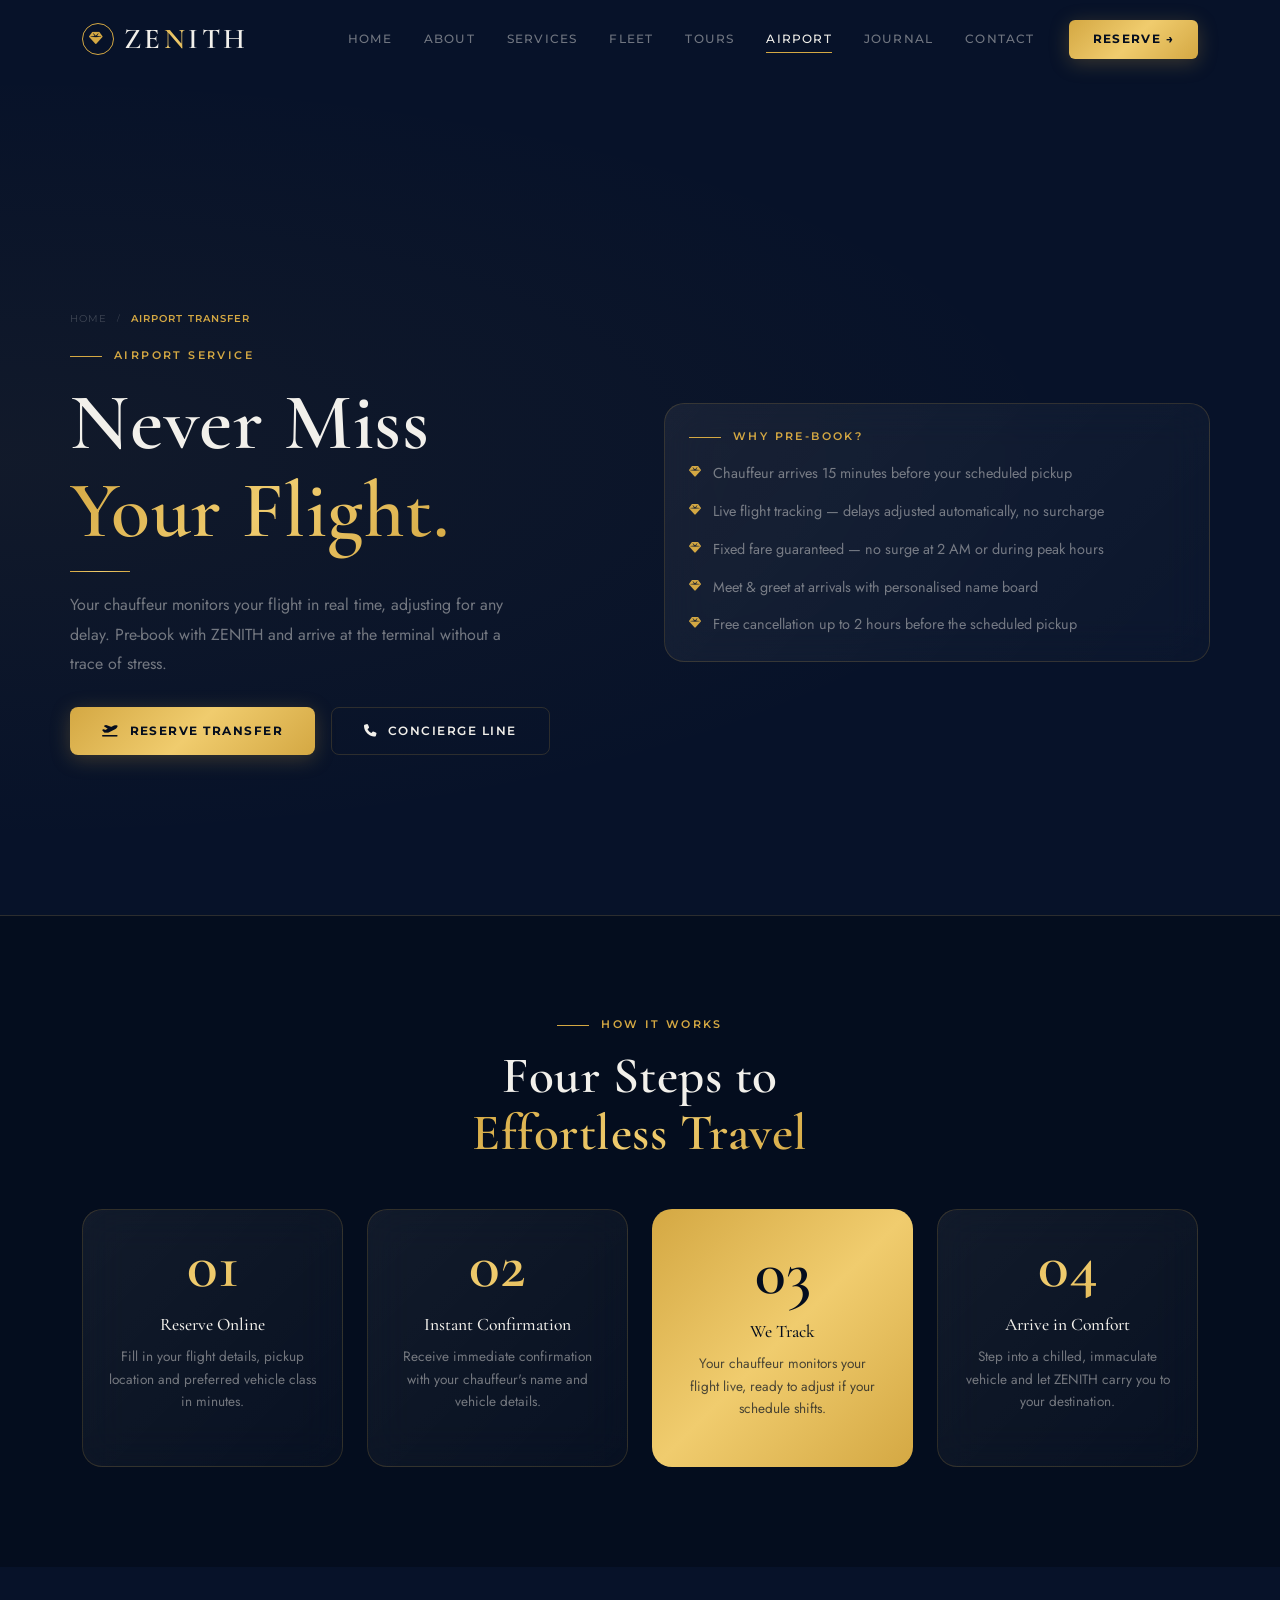
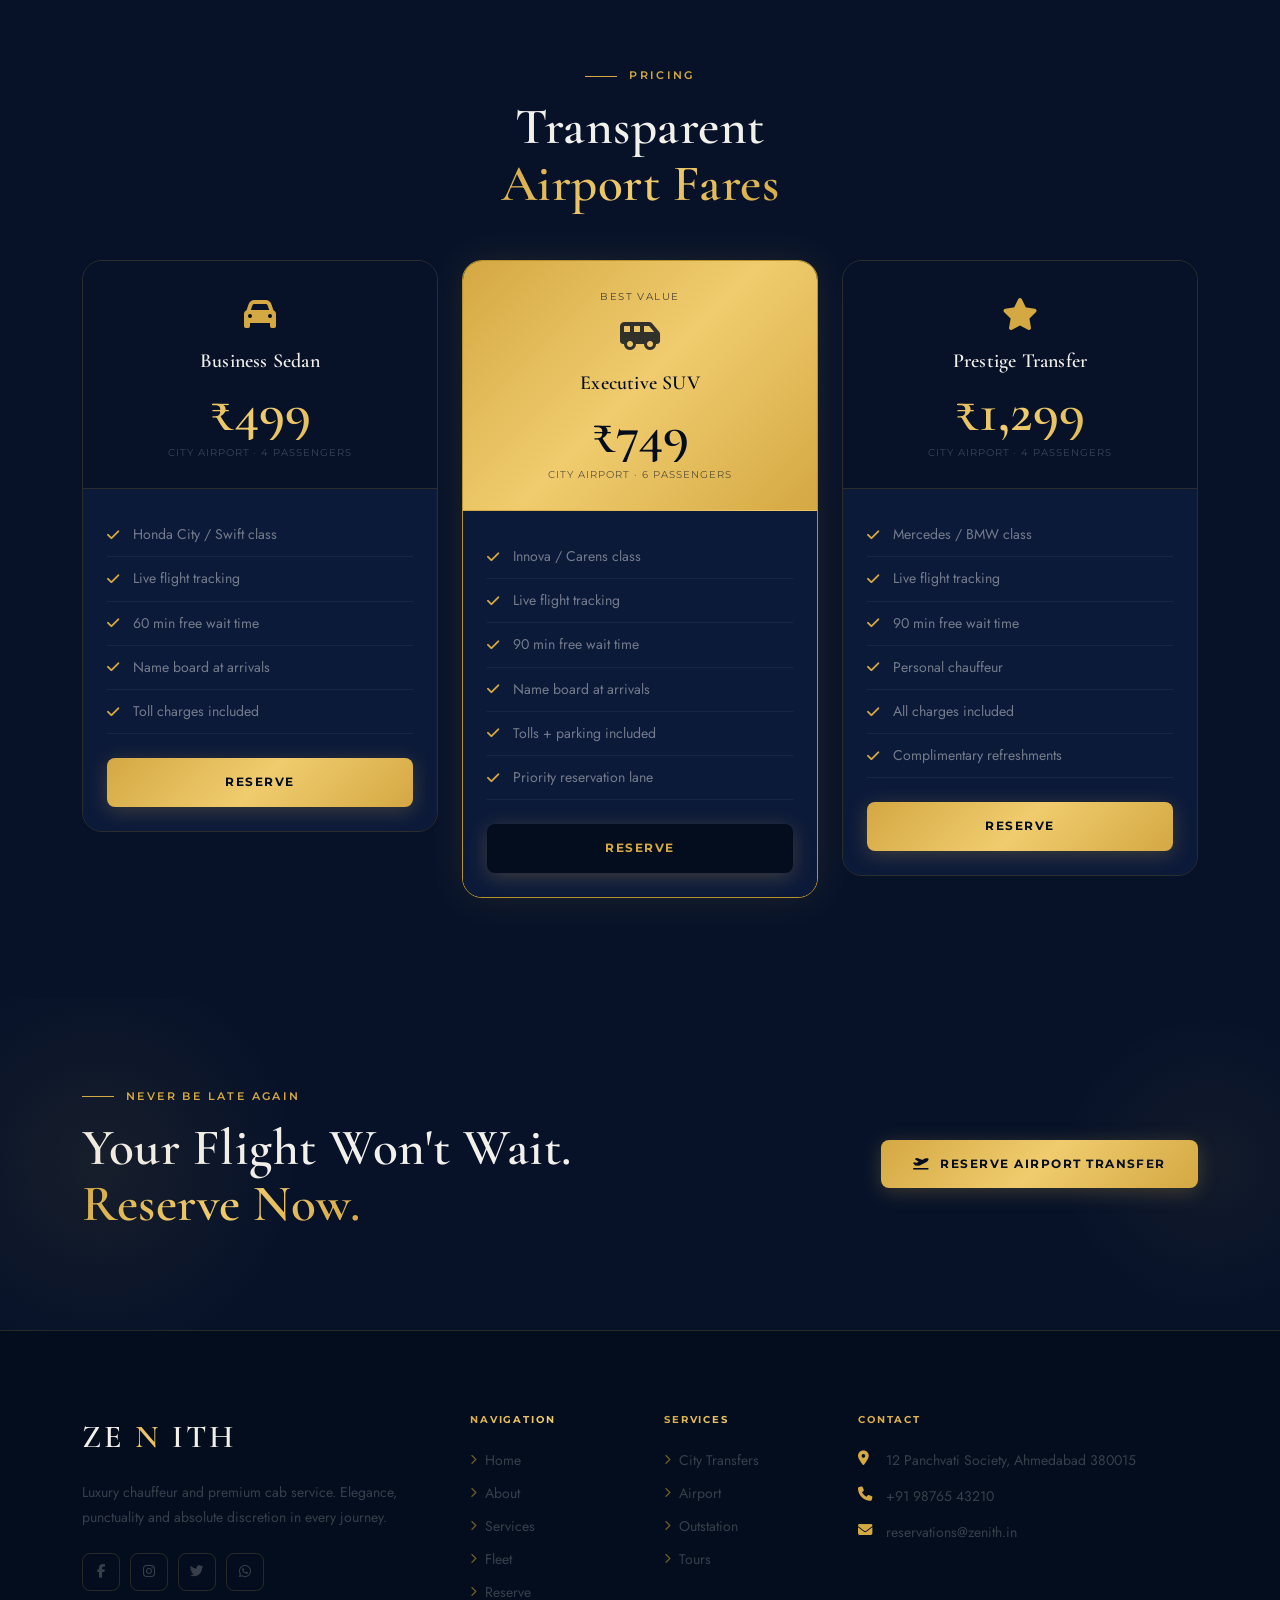
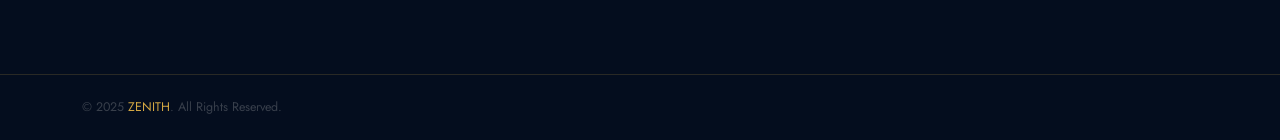
<file: airport.html>
<!DOCTYPE html><html lang="en"><head><meta charset="UTF-8"><meta name="viewport" content="width=device-width,initial-scale=1.0"><link href="https://cdn.jsdelivr.net/npm/bootstrap@5.3.3/dist/css/bootstrap.min.css" rel="stylesheet"><link href="https://cdnjs.cloudflare.com/ajax/libs/font-awesome/6.5.0/css/all.min.css" rel="stylesheet"><link href="https://fonts.googleapis.com/css2?family=Cormorant+Garamond:wght@400;500;600;700&family=Montserrat:wght@300;400;500;600;700;800&family=Jost:wght@300;400;500;600&display=swap" rel="stylesheet"><link href="css/style.css" rel="stylesheet"></head><body><div id="preloader"><div class="pre-crest"><i class="fas fa-car-side"></i></div><div class="pre-brand">ZE<span>N</span>ITH</div><div class="pre-bar"><div class="pre-bar-fill"></div></div></div><title>Airport Transfer | ZENITH</title>
<nav class="navbar-z">
  <div class="container"><div class="nav-container">
    <a href="index.html" class="nav-brand-z"><div class="crest"><i class="fas fa-gem"></i></div><div class="brand-name">ZE<span>N</span>ITH</div></a>
    <div class="nav-links-z">
      <a href="index.html" class="nav-link-z">Home</a><a href="about.html" class="nav-link-z">About</a>
      <a href="services.html" class="nav-link-z">Services</a><a href="fleet.html" class="nav-link-z">Fleet</a>
      <a href="tours.html" class="nav-link-z">Tours</a><a href="airport.html" class="nav-link-z">Airport</a>
      <a href="blog.html" class="nav-link-z">Journal</a><a href="contact.html" class="nav-link-z">Contact</a>
      <a href="booking.html" class="nav-btn-z ms-3">Reserve &rarr;</a>
    </div>
    <button class="nav-toggle-z"><span></span><span></span><span></span></button>
  </div></div>
  <div class="container"><nav class="mobile-nav-z">
    <a href="index.html">Home</a><a href="about.html">About</a><a href="services.html">Services</a>
    <a href="fleet.html">Fleet</a><a href="tours.html">Tours</a><a href="airport.html">Airport</a>
    <a href="blog.html">Journal</a><a href="contact.html">Contact</a><a href="booking.html">Reserve &rarr;</a>
  </nav></div>
</nav>
<section class="page-hero-z" style="min-height:75vh;display:flex;align-items:center">
  <div style="position:absolute;inset:0;background:url('https://images.unsplash.com/photo-1436491865332-7a61a109cc05?w=1920&q=80') center/cover no-repeat;opacity:.1"></div>
  <div class="container position-relative" style="z-index:2;padding:160px 0 80px">
    <div class="row align-items-center g-5">
      <div class="col-lg-6">
        <div class="breadcrumb-z"><a href="index.html">Home</a><span class="sep">/</span><span class="cur">Airport Transfer</span></div>
        <div class="eyebrow">Airport Service</div>
        <h1 class="section-title" style="font-size:clamp(2.8rem,7vw,5rem)">Never Miss<br><span class="accent">Your Flight.</span></h1>
        <div class="gold-rule"></div>
        <p style="color:var(--muted);margin:18px 0 28px;line-height:1.85;max-width:460px">Your chauffeur monitors your flight in real time, adjusting for any delay. Pre-book with ZENITH and arrive at the terminal without a trace of stress.</p>
        <div style="display:flex;gap:16px;flex-wrap:wrap"><a href="booking.html" class="btn-gold"><i class="fas fa-plane-departure"></i> Reserve Transfer</a><a href="tel:+919876543210" class="btn-outline-z"><i class="fas fa-phone"></i> Concierge Line</a></div>
      </div>
      <div class="col-lg-6">
        <div class="glass-card p-4">
          <div class="eyebrow mb-3">Why Pre-Book?</div>
          <div style="display:flex;flex-direction:column;gap:14px">
            <div style="display:flex;gap:12px;align-items:flex-start"><i class="fas fa-gem" style="color:var(--gold);margin-top:4px;font-size:.75rem"></i><span style="color:var(--muted);font-size:.9rem">Chauffeur arrives 15 minutes before your scheduled pickup</span></div>
            <div style="display:flex;gap:12px;align-items:flex-start"><i class="fas fa-gem" style="color:var(--gold);margin-top:4px;font-size:.75rem"></i><span style="color:var(--muted);font-size:.9rem">Live flight tracking — delays adjusted automatically, no surcharge</span></div>
            <div style="display:flex;gap:12px;align-items:flex-start"><i class="fas fa-gem" style="color:var(--gold);margin-top:4px;font-size:.75rem"></i><span style="color:var(--muted);font-size:.9rem">Fixed fare guaranteed — no surge at 2 AM or during peak hours</span></div>
            <div style="display:flex;gap:12px;align-items:flex-start"><i class="fas fa-gem" style="color:var(--gold);margin-top:4px;font-size:.75rem"></i><span style="color:var(--muted);font-size:.9rem">Meet &amp; greet at arrivals with personalised name board</span></div>
            <div style="display:flex;gap:12px;align-items:flex-start"><i class="fas fa-gem" style="color:var(--gold);margin-top:4px;font-size:.75rem"></i><span style="color:var(--muted);font-size:.9rem">Free cancellation up to 2 hours before the scheduled pickup</span></div>
          </div>
        </div>
      </div>
    </div>
  </div>
</section>

<section>
  <div class="container">
    <div class="text-center mb-5"><div class="eyebrow" style="justify-content:center">How It Works</div><h2 class="section-title">Four Steps to<br><span class="accent">Effortless Travel</span></h2></div>
    <div class="row g-4">
      <div class="col-md-3 col-sm-6 reveal-z"><div class="glass-card p-4 text-center h-100"><div style="font-family:var(--font-serif);font-size:4rem;font-weight:600;background:var(--grad-gold);-webkit-background-clip:text;-webkit-text-fill-color:transparent;background-clip:text;line-height:1;margin-bottom:16px">01</div><h5 style="font-family:var(--font-serif);font-size:1.1rem;margin-bottom:10px">Reserve Online</h5><p style="font-size:.85rem;color:var(--muted)">Fill in your flight details, pickup location and preferred vehicle class in minutes.</p></div></div>
      <div class="col-md-3 col-sm-6 reveal-z d1"><div class="glass-card p-4 text-center h-100"><div style="font-family:var(--font-serif);font-size:4rem;font-weight:600;background:var(--grad-gold);-webkit-background-clip:text;-webkit-text-fill-color:transparent;background-clip:text;line-height:1;margin-bottom:16px">02</div><h5 style="font-family:var(--font-serif);font-size:1.1rem;margin-bottom:10px">Instant Confirmation</h5><p style="font-size:.85rem;color:var(--muted)">Receive immediate confirmation with your chauffeur's name and vehicle details.</p></div></div>
      <div class="col-md-3 col-sm-6 reveal-z d2"><div style="background:var(--grad-gold);border-radius:var(--radius-lg);padding:32px;text-align:center;height:100%"><div style="font-family:var(--font-serif);font-size:4rem;font-weight:600;color:var(--navy);line-height:1;margin-bottom:16px">03</div><h5 style="font-family:var(--font-serif);font-size:1.1rem;margin-bottom:10px;color:var(--navy)">We Track</h5><p style="font-size:.85rem;color:rgba(4,13,30,.7)">Your chauffeur monitors your flight live, ready to adjust if your schedule shifts.</p></div></div>
      <div class="col-md-3 col-sm-6 reveal-z d3"><div class="glass-card p-4 text-center h-100"><div style="font-family:var(--font-serif);font-size:4rem;font-weight:600;background:var(--grad-gold);-webkit-background-clip:text;-webkit-text-fill-color:transparent;background-clip:text;line-height:1;margin-bottom:16px">04</div><h5 style="font-family:var(--font-serif);font-size:1.1rem;margin-bottom:10px">Arrive in Comfort</h5><p style="font-size:.85rem;color:var(--muted)">Step into a chilled, immaculate vehicle and let ZENITH carry you to your destination.</p></div></div>
    </div>
  </div>
</section>

<section class="section-dark">
  <div class="container">
    <div class="text-center mb-5"><div class="eyebrow" style="justify-content:center">Pricing</div><h2 class="section-title">Transparent<br><span class="accent">Airport Fares</span></h2></div>
    <div class="row g-4 justify-content-center">
      <div class="col-md-4 reveal-z">
        <div class="price-card-z"><div class="price-head-z"><div style="font-size:2rem;margin-bottom:8px"><i class="fas fa-car" style="color:var(--gold)"></i></div><h4>Business Sedan</h4><div class="price-amt-z">&#8377;499</div><div style="font-family:var(--font-head);font-size:.62rem;letter-spacing:.1em;text-transform:uppercase;color:var(--muted2)">City Airport · 4 Passengers</div></div>
        <div class="price-body-z"><div class="price-feat-z"><i class="fas fa-check"></i> Honda City / Swift class</div><div class="price-feat-z"><i class="fas fa-check"></i> Live flight tracking</div><div class="price-feat-z"><i class="fas fa-check"></i> 60 min free wait time</div><div class="price-feat-z"><i class="fas fa-check"></i> Name board at arrivals</div><div class="price-feat-z"><i class="fas fa-check"></i> Toll charges included</div><a href="booking.html" class="btn-gold mt-4" style="width:100%;justify-content:center">Reserve</a></div></div>
      </div>
      <div class="col-md-4 reveal-z d1">
        <div class="price-card-z featured"><div class="price-head-z"><div style="font-family:var(--font-head);font-size:.6rem;letter-spacing:.15em;text-transform:uppercase;color:var(--navy);opacity:.7;margin-bottom:6px">Best Value</div><div style="font-size:2rem;margin-bottom:8px"><i class="fas fa-van-shuttle" style="color:var(--navy);opacity:.8"></i></div><h4>Executive SUV</h4><div class="price-amt-z">&#8377;749</div><div style="font-family:var(--font-head);font-size:.62rem;letter-spacing:.1em;text-transform:uppercase;color:rgba(4,13,30,.6)">City Airport · 6 Passengers</div></div>
        <div class="price-body-z"><div class="price-feat-z"><i class="fas fa-check"></i> Innova / Carens class</div><div class="price-feat-z"><i class="fas fa-check"></i> Live flight tracking</div><div class="price-feat-z"><i class="fas fa-check"></i> 90 min free wait time</div><div class="price-feat-z"><i class="fas fa-check"></i> Name board at arrivals</div><div class="price-feat-z"><i class="fas fa-check"></i> Tolls + parking included</div><div class="price-feat-z"><i class="fas fa-check"></i> Priority reservation lane</div><a href="booking.html" class="btn-gold mt-4" style="width:100%;justify-content:center;background:var(--navy);color:var(--gold)">Reserve</a></div></div>
      </div>
      <div class="col-md-4 reveal-z d2">
        <div class="price-card-z"><div class="price-head-z"><div style="font-size:2rem;margin-bottom:8px"><i class="fas fa-star" style="color:var(--gold)"></i></div><h4>Prestige Transfer</h4><div class="price-amt-z">&#8377;1,299</div><div style="font-family:var(--font-head);font-size:.62rem;letter-spacing:.1em;text-transform:uppercase;color:var(--muted2)">City Airport · 4 Passengers</div></div>
        <div class="price-body-z"><div class="price-feat-z"><i class="fas fa-check"></i> Mercedes / BMW class</div><div class="price-feat-z"><i class="fas fa-check"></i> Live flight tracking</div><div class="price-feat-z"><i class="fas fa-check"></i> 90 min free wait time</div><div class="price-feat-z"><i class="fas fa-check"></i> Personal chauffeur</div><div class="price-feat-z"><i class="fas fa-check"></i> All charges included</div><div class="price-feat-z"><i class="fas fa-check"></i> Complimentary refreshments</div><a href="booking.html" class="btn-gold mt-4" style="width:100%;justify-content:center">Reserve</a></div></div>
      </div>
    </div>
  </div>
</section>

<section class="cta-section-z"><div class="container"><div class="row align-items-center g-4">
  <div class="col-lg-8"><div class="eyebrow">Never Be Late Again</div><h2 class="section-title">Your Flight Won't Wait.<br><span class="accent">Reserve Now.</span></h2></div>
  <div class="col-lg-4 text-lg-end"><a href="booking.html" class="btn-gold"><i class="fas fa-plane-departure"></i> Reserve Airport Transfer</a></div>
</div></div></section>

<footer class="footer-z"><div class="container"><div class="row g-5">
  <div class="col-lg-4 col-md-6"><a href="index.html" class="footer-brand-z">ZE<span>N</span>ITH</a><p class="footer-desc-z">Luxury chauffeur and premium cab service. Elegance, punctuality and absolute discretion in every journey.</p><div class="footer-socials-z"><a href="#" class="footer-soc-z"><i class="fab fa-facebook-f"></i></a><a href="#" class="footer-soc-z"><i class="fab fa-instagram"></i></a><a href="#" class="footer-soc-z"><i class="fab fa-twitter"></i></a><a href="#" class="footer-soc-z"><i class="fab fa-whatsapp"></i></a></div></div>
  <div class="col-lg-2 col-6"><span class="footer-heading-z">Navigation</span><ul class="footer-links-z"><li><a href="index.html"><i class="fas fa-chevron-right"></i> Home</a></li><li><a href="about.html"><i class="fas fa-chevron-right"></i> About</a></li><li><a href="services.html"><i class="fas fa-chevron-right"></i> Services</a></li><li><a href="fleet.html"><i class="fas fa-chevron-right"></i> Fleet</a></li><li><a href="booking.html"><i class="fas fa-chevron-right"></i> Reserve</a></li></ul></div>
  <div class="col-lg-2 col-6"><span class="footer-heading-z">Services</span><ul class="footer-links-z"><li><a href="services.html"><i class="fas fa-chevron-right"></i> City Transfers</a></li><li><a href="airport.html"><i class="fas fa-chevron-right"></i> Airport</a></li><li><a href="services.html"><i class="fas fa-chevron-right"></i> Outstation</a></li><li><a href="tours.html"><i class="fas fa-chevron-right"></i> Tours</a></li></ul></div>
  <div class="col-lg-4 col-md-6"><span class="footer-heading-z">Contact</span><div class="footer-contact-z"><i class="fas fa-map-marker-alt"></i><span>12 Panchvati Society, Ahmedabad 380015</span></div><div class="footer-contact-z"><i class="fas fa-phone"></i><span><a href="tel:+919876543210">+91 98765 43210</a></span></div><div class="footer-contact-z"><i class="fas fa-envelope"></i><span>reservations@zenith.in</span></div></div>
</div></div>
<div class="footer-bottom-z"><div class="container"><p>&copy; 2025 <a href="index.html">ZENITH</a>. All Rights Reserved.</p></div></div>
</footer>
<button id="btt-z" aria-label="Top"><i class="fas fa-chevron-up"></i></button>
<script src="https://cdn.jsdelivr.net/npm/bootstrap@5.3.3/dist/js/bootstrap.bundle.min.js"></script>
<script src="js/main.js"></script></body></html>
</file>
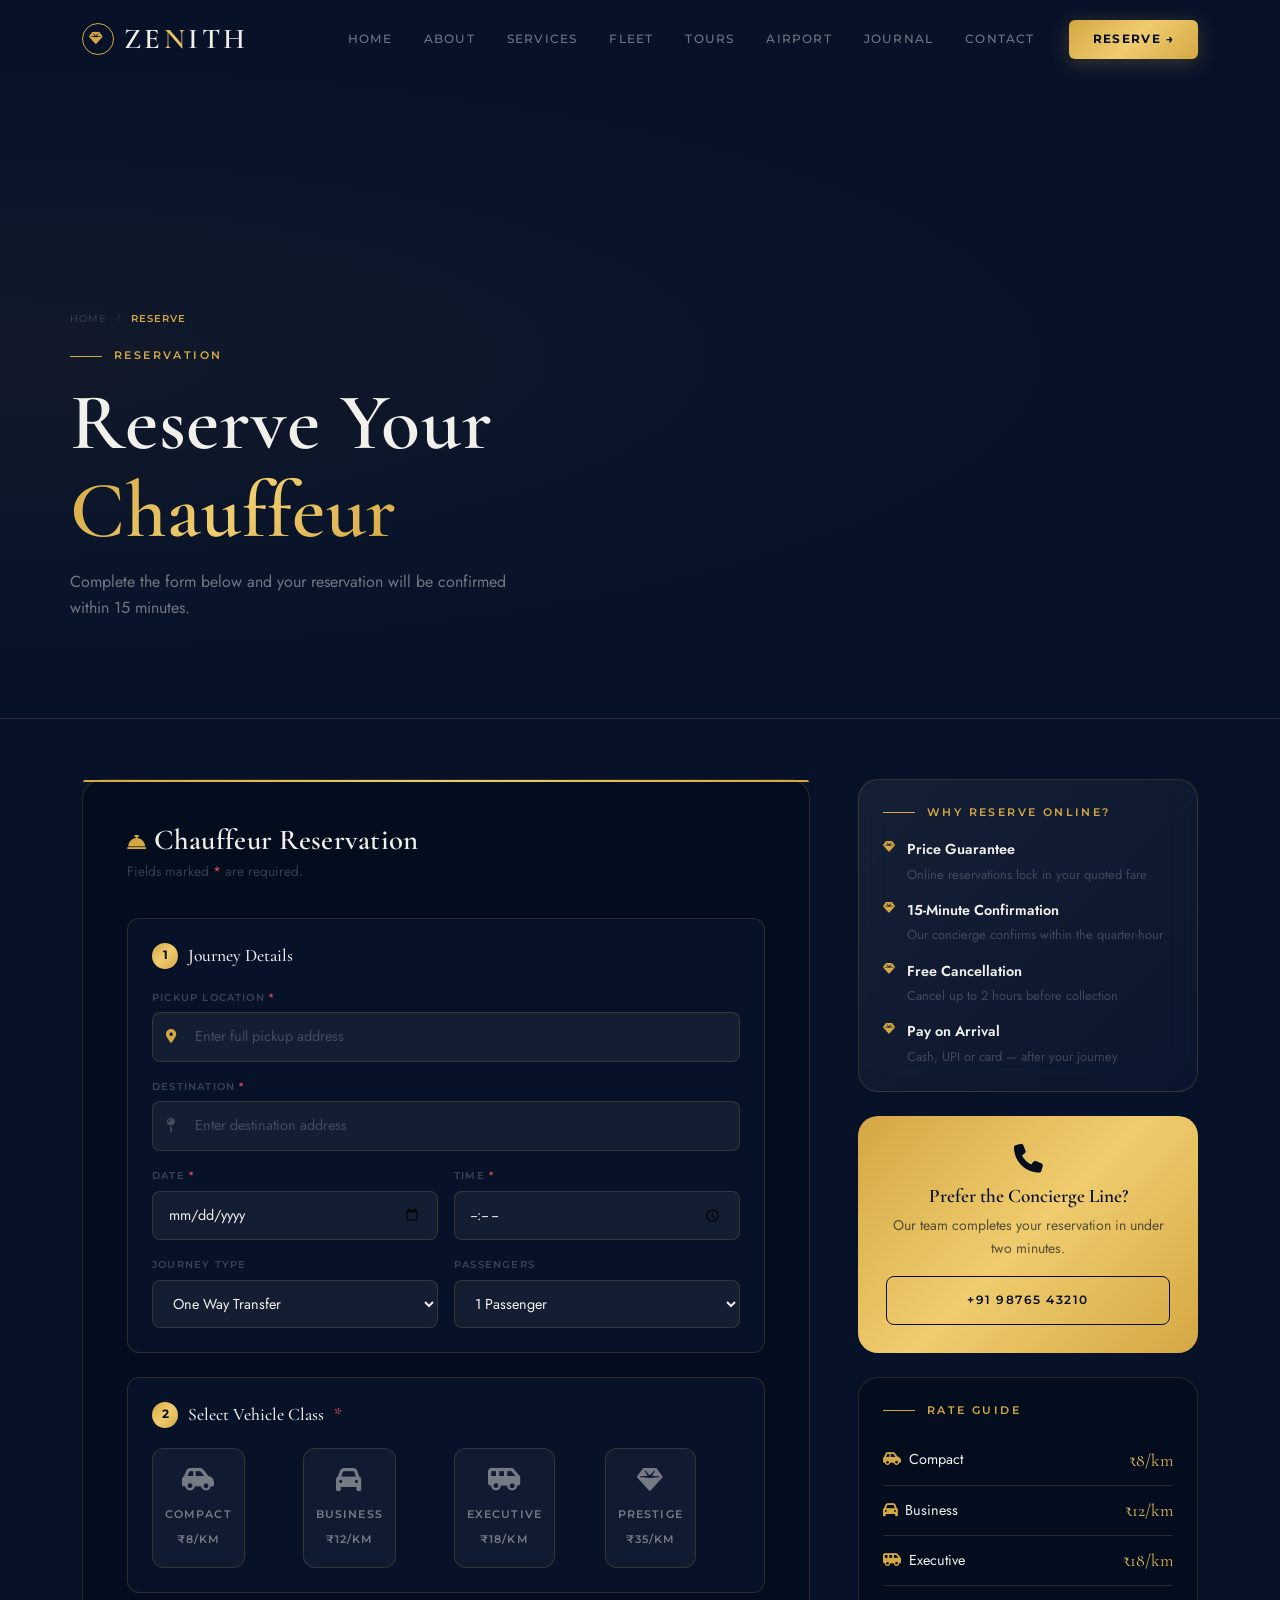
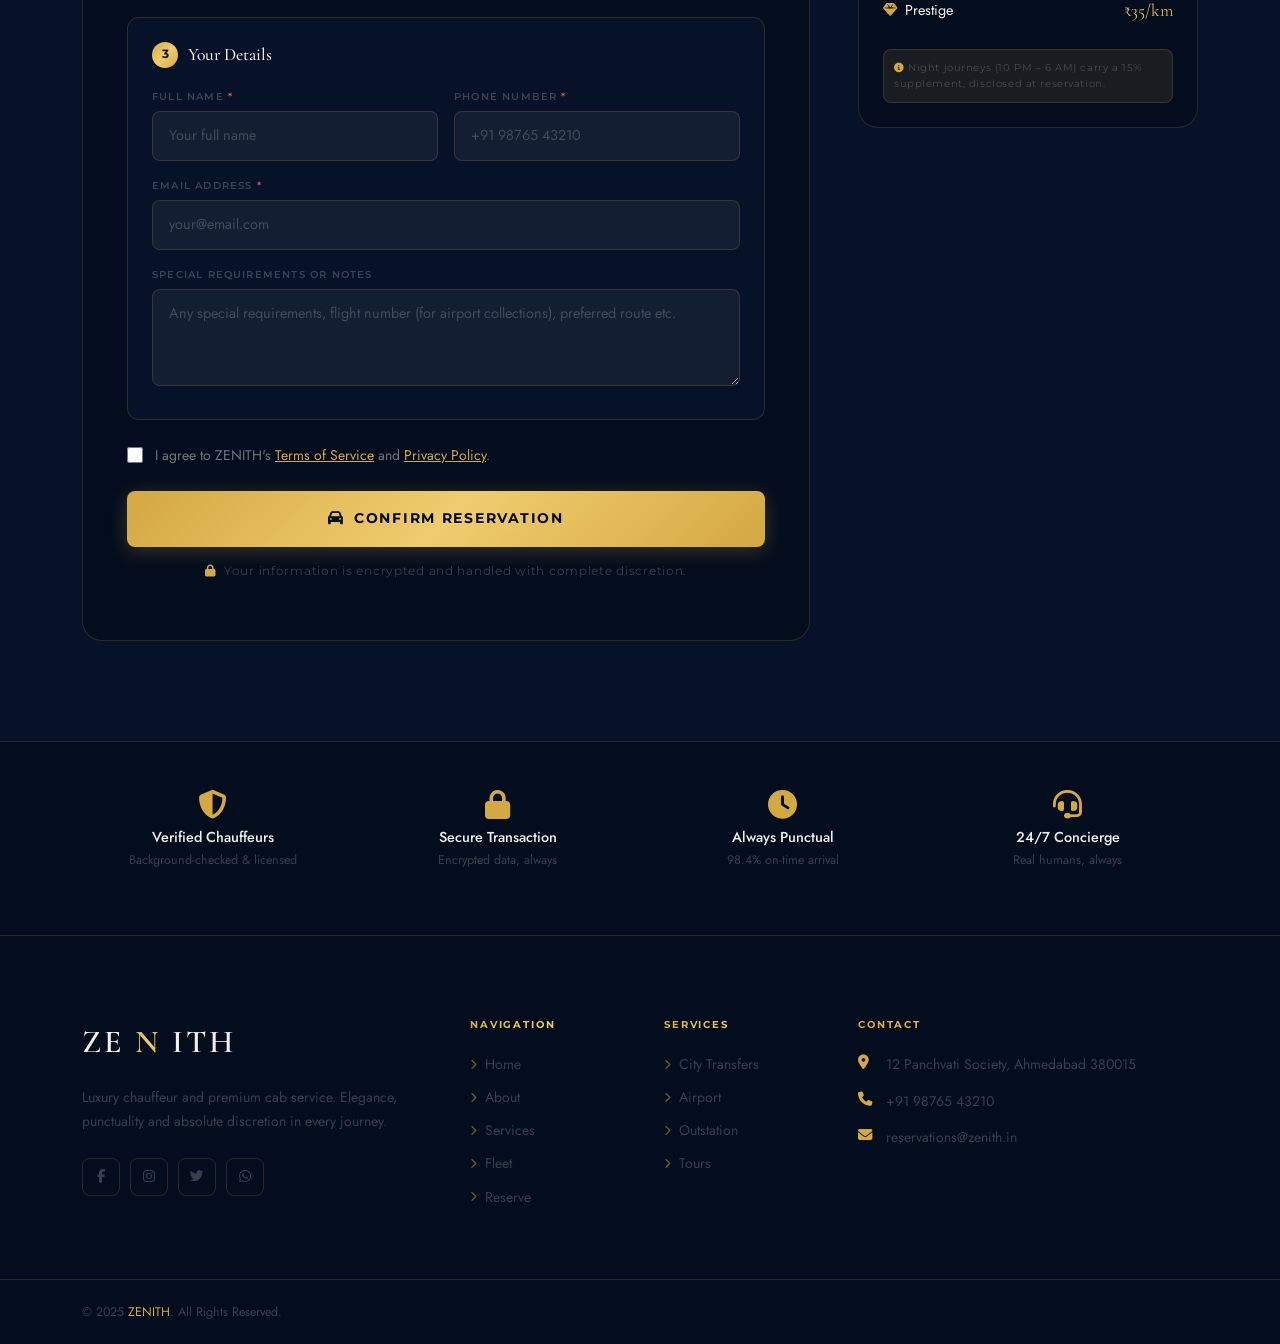
<file: booking.html>
<!DOCTYPE html><html lang="en"><head><meta charset="UTF-8"><meta name="viewport" content="width=device-width,initial-scale=1.0"><link href="https://cdn.jsdelivr.net/npm/bootstrap@5.3.3/dist/css/bootstrap.min.css" rel="stylesheet"><link href="https://cdnjs.cloudflare.com/ajax/libs/font-awesome/6.5.0/css/all.min.css" rel="stylesheet"><link href="https://fonts.googleapis.com/css2?family=Cormorant+Garamond:wght@400;500;600;700&family=Montserrat:wght@300;400;500;600;700;800&family=Jost:wght@300;400;500;600&display=swap" rel="stylesheet"><link href="css/style.css" rel="stylesheet"></head><body><div id="preloader"><div class="pre-crest"><i class="fas fa-car-side"></i></div><div class="pre-brand">ZE<span>N</span>ITH</div><div class="pre-bar"><div class="pre-bar-fill"></div></div></div><title>Reserve a Chauffeur | ZENITH</title>
<nav class="navbar-z">
  <div class="container"><div class="nav-container">
    <a href="index.html" class="nav-brand-z"><div class="crest"><i class="fas fa-gem"></i></div><div class="brand-name">ZE<span>N</span>ITH</div></a>
    <div class="nav-links-z">
      <a href="index.html" class="nav-link-z">Home</a><a href="about.html" class="nav-link-z">About</a>
      <a href="services.html" class="nav-link-z">Services</a><a href="fleet.html" class="nav-link-z">Fleet</a>
      <a href="tours.html" class="nav-link-z">Tours</a><a href="airport.html" class="nav-link-z">Airport</a>
      <a href="blog.html" class="nav-link-z">Journal</a><a href="contact.html" class="nav-link-z">Contact</a>
      <a href="booking.html" class="nav-btn-z ms-3">Reserve &rarr;</a>
    </div>
    <button class="nav-toggle-z"><span></span><span></span><span></span></button>
  </div></div>
  <div class="container"><nav class="mobile-nav-z">
    <a href="index.html">Home</a><a href="about.html">About</a><a href="services.html">Services</a>
    <a href="fleet.html">Fleet</a><a href="tours.html">Tours</a><a href="airport.html">Airport</a>
    <a href="blog.html">Journal</a><a href="contact.html">Contact</a><a href="booking.html">Reserve &rarr;</a>
  </nav></div>
</nav>
<section class="page-hero-z" style="padding-bottom:0">
  <div style="position:absolute;inset:0;background:url('https://images.unsplash.com/photo-1449965408869-eaa3f722e40d?w=1920&q=80') center/cover no-repeat;opacity:.08"></div>
  <div class="container position-relative" style="z-index:2;padding:160px 0 80px">
    <div class="breadcrumb-z"><a href="index.html">Home</a><span class="sep">/</span><span class="cur">Reserve</span></div>
    <div class="eyebrow">Reservation</div>
    <h1 class="section-title" style="font-size:clamp(2.8rem,7vw,5rem)">Reserve Your<br><span class="accent">Chauffeur</span></h1>
    <p style="color:var(--muted);max-width:440px;margin-top:14px">Complete the form below and your reservation will be confirmed within 15 minutes.</p>
  </div>
</section>

<section style="background:var(--navy2);margin-top:-40px">
  <div class="container">
    <div class="row g-5 align-items-start">

      <div class="col-lg-8">
        <div style="background:var(--navy);border:1px solid var(--card-border);border-radius:var(--radius-lg);padding:44px;position:relative">
          <div style="position:absolute;top:0;left:0;right:0;height:2px;background:var(--grad-gold);border-radius:var(--radius-lg) var(--radius-lg) 0 0"></div>

          <div id="bookingSuccess" style="display:none">
            <div style="text-align:center;padding:48px 24px;border:1px solid var(--card-border);border-radius:var(--radius-lg);background:var(--navy2)">
              <div style="width:72px;height:72px;background:var(--grad-gold);border-radius:50%;display:flex;align-items:center;justify-content:center;margin:0 auto 20px;font-family:var(--font-serif);font-size:1.8rem;color:var(--navy)">&#10003;</div>
              <h3 style="font-family:var(--font-serif);font-size:2rem;color:var(--white);margin-bottom:12px">Reservation Confirmed.</h3>
              <p style="color:var(--muted);max-width:380px;margin:0 auto 24px">Your reservation has been received. Our concierge team will contact you within 15 minutes to confirm all details.</p>
              <div style="background:var(--navy3);border:1px solid var(--card-border);border-radius:var(--radius);display:inline-block;padding:16px 32px;margin-bottom:24px">
                <div style="font-family:var(--font-head);font-size:.6rem;letter-spacing:.15em;text-transform:uppercase;color:var(--muted2);margin-bottom:6px">Reservation Reference</div>
                <div style="font-family:var(--font-serif);font-size:1.8rem;font-weight:600;background:var(--grad-gold);-webkit-background-clip:text;-webkit-text-fill-color:transparent;background-clip:text" id="bookingRef">ZNT-2025-0000</div>
              </div><br>
              <a href="index.html" class="btn-gold"><i class="fas fa-home"></i> Return Home</a>
            </div>
          </div>

          <form id="bookingForm" novalidate>
            <h2 style="font-family:var(--font-serif);font-size:1.8rem;color:var(--white);margin-bottom:4px"><i class="fas fa-concierge-bell" style="color:var(--gold);font-size:1.2rem"></i> Chauffeur Reservation</h2>
            <p style="color:var(--muted2);font-size:.85rem;margin-bottom:36px">Fields marked <span style="color:#E55353">*</span> are required.</p>

            <!-- Step 1 -->
            <div style="border:1px solid var(--card-border);border-radius:var(--radius);padding:24px;margin-bottom:24px;background:var(--navy2)">
              <h5 style="font-family:var(--font-serif);font-size:1.1rem;color:var(--white);margin-bottom:20px;display:flex;align-items:center;gap:10px"><span style="width:26px;height:26px;background:var(--grad-gold);border-radius:50%;display:inline-flex;align-items:center;justify-content:center;font-size:.78rem;color:var(--navy);font-family:var(--font-head);font-weight:700">1</span> Journey Details</h5>
              <div class="row g-3">
                <div class="col-12"><label class="label-z">Pickup Location <span style="color:#E55353">*</span></label><div style="position:relative"><input type="text" name="pickup" class="input-z" placeholder="Enter full pickup address" style="padding-left:42px" required><i class="fas fa-map-marker-alt" style="position:absolute;left:14px;top:50%;transform:translateY(-50%);color:var(--gold);font-size:.85rem"></i></div><div class="err-msg-z">Pickup location is required.</div></div>
                <div class="col-12"><label class="label-z">Destination <span style="color:#E55353">*</span></label><div style="position:relative"><input type="text" name="dropoff" class="input-z" placeholder="Enter destination address" style="padding-left:42px" required><i class="fas fa-map-pin" style="position:absolute;left:14px;top:50%;transform:translateY(-50%);color:var(--muted2);font-size:.85rem"></i></div><div class="err-msg-z">Destination is required.</div></div>
                <div class="col-sm-6"><label class="label-z">Date <span style="color:#E55353">*</span></label><input type="date" name="date" class="input-z" required><div class="err-msg-z">Please select a valid future date.</div></div>
                <div class="col-sm-6"><label class="label-z">Time <span style="color:#E55353">*</span></label><input type="time" name="time" class="input-z" required><div class="err-msg-z">Please select a time.</div></div>
                <div class="col-sm-6"><label class="label-z">Journey Type</label><select name="triptype" class="input-z"><option>One Way Transfer</option><option>Return Journey</option><option>Hourly Hire</option><option>Airport Transfer</option></select></div>
                <div class="col-sm-6"><label class="label-z">Passengers</label><select name="passengers" class="input-z"><option>1 Passenger</option><option>2 Passengers</option><option>3 Passengers</option><option>4 Passengers</option><option>5 Passengers</option><option>6+ Passengers</option></select></div>
              </div>
            </div>

            <!-- Step 2 -->
            <div style="border:1px solid var(--card-border);border-radius:var(--radius);padding:24px;margin-bottom:24px;background:var(--navy2)">
              <h5 style="font-family:var(--font-serif);font-size:1.1rem;color:var(--white);margin-bottom:20px;display:flex;align-items:center;gap:10px"><span style="width:26px;height:26px;background:var(--grad-gold);border-radius:50%;display:inline-flex;align-items:center;justify-content:center;font-size:.78rem;color:var(--navy);font-family:var(--font-head);font-weight:700">2</span> Select Vehicle Class <span style="color:#E55353">*</span></h5>
              <div class="row g-3">
                <div class="col-6 col-sm-3"><label class="v-card-z"><input type="radio" name="vehicle" value="compact"><i class="fas fa-car-side"></i><span>Compact</span><span class="v-rate-z">&#8377;8/km</span></label></div>
                <div class="col-6 col-sm-3"><label class="v-card-z"><input type="radio" name="vehicle" value="business"><i class="fas fa-car"></i><span>Business</span><span class="v-rate-z">&#8377;12/km</span></label></div>
                <div class="col-6 col-sm-3"><label class="v-card-z"><input type="radio" name="vehicle" value="executive"><i class="fas fa-van-shuttle"></i><span>Executive</span><span class="v-rate-z">&#8377;18/km</span></label></div>
                <div class="col-6 col-sm-3"><label class="v-card-z"><input type="radio" name="vehicle" value="prestige"><i class="fas fa-gem"></i><span>Prestige</span><span class="v-rate-z">&#8377;35/km</span></label></div>
              </div>
              <div id="vehicleError" style="display:none;font-family:var(--font-head);font-size:.65rem;color:#E55353;margin-top:10px"><i class="fas fa-exclamation-circle"></i> Please select a vehicle class.</div>
            </div>

            <!-- Step 3 -->
            <div style="border:1px solid var(--card-border);border-radius:var(--radius);padding:24px;margin-bottom:24px;background:var(--navy2)">
              <h5 style="font-family:var(--font-serif);font-size:1.1rem;color:var(--white);margin-bottom:20px;display:flex;align-items:center;gap:10px"><span style="width:26px;height:26px;background:var(--grad-gold);border-radius:50%;display:inline-flex;align-items:center;justify-content:center;font-size:.78rem;color:var(--navy);font-family:var(--font-head);font-weight:700">3</span> Your Details</h5>
              <div class="row g-3">
                <div class="col-sm-6"><label class="label-z">Full Name <span style="color:#E55353">*</span></label><input type="text" name="name" class="input-z" placeholder="Your full name" required><div class="err-msg-z">Your name is required.</div></div>
                <div class="col-sm-6"><label class="label-z">Phone Number <span style="color:#E55353">*</span></label><input type="tel" name="phone" class="input-z" placeholder="+91 98765 43210" required><div class="err-msg-z">A valid phone number is required.</div></div>
                <div class="col-12"><label class="label-z">Email Address <span style="color:#E55353">*</span></label><input type="email" name="email" class="input-z" placeholder="your@email.com" required><div class="err-msg-z">A valid email address is required.</div></div>
                <div class="col-12"><label class="label-z">Special Requirements or Notes</label><textarea name="notes" class="input-z" rows="3" placeholder="Any special requirements, flight number (for airport collections), preferred route etc." style="height:auto;resize:vertical"></textarea></div>
              </div>
            </div>

            <div style="display:flex;gap:12px;align-items:flex-start;margin-bottom:24px">
              <input type="checkbox" id="termsCheck" style="margin-top:3px;accent-color:var(--gold);width:16px;height:16px">
              <label for="termsCheck" style="font-size:.875rem;color:var(--muted)">I agree to ZENITH's <a href="#" style="color:var(--gold)">Terms of Service</a> and <a href="#" style="color:var(--gold)">Privacy Policy</a>.</label>
            </div>
            <div id="termsErr" style="display:none;font-family:var(--font-head);font-size:.65rem;color:#E55353;margin-bottom:14px"><i class="fas fa-exclamation-circle"></i> You must accept the terms to proceed.</div>

            <button type="submit" class="btn-gold" style="width:100%;justify-content:center;font-size:.9rem;padding:16px"><i class="fas fa-car"></i> Confirm Reservation</button>
            <p style="text-align:center;font-size:.75rem;color:var(--muted2);margin-top:14px;font-family:var(--font-head);letter-spacing:.06em"><i class="fas fa-lock" style="color:var(--gold)"></i> &nbsp;Your information is encrypted and handled with complete discretion.</p>
          </form>
        </div>
      </div>

      <div class="col-lg-4">
        <div class="glass-card p-4 mb-4">
          <div class="eyebrow mb-3">Why Reserve Online?</div>
          <div style="display:flex;flex-direction:column;gap:14px">
            <div style="display:flex;gap:12px;align-items:flex-start"><i class="fas fa-gem" style="color:var(--gold);margin-top:3px;font-size:.75rem"></i><div><div style="color:var(--white);font-size:.9rem;font-weight:600;margin-bottom:2px">Price Guarantee</div><div style="color:var(--muted2);font-size:.8rem">Online reservations lock in your quoted fare</div></div></div>
            <div style="display:flex;gap:12px;align-items:flex-start"><i class="fas fa-gem" style="color:var(--gold);margin-top:3px;font-size:.75rem"></i><div><div style="color:var(--white);font-size:.9rem;font-weight:600;margin-bottom:2px">15-Minute Confirmation</div><div style="color:var(--muted2);font-size:.8rem">Our concierge confirms within the quarter-hour</div></div></div>
            <div style="display:flex;gap:12px;align-items:flex-start"><i class="fas fa-gem" style="color:var(--gold);margin-top:3px;font-size:.75rem"></i><div><div style="color:var(--white);font-size:.9rem;font-weight:600;margin-bottom:2px">Free Cancellation</div><div style="color:var(--muted2);font-size:.8rem">Cancel up to 2 hours before collection</div></div></div>
            <div style="display:flex;gap:12px;align-items:flex-start"><i class="fas fa-gem" style="color:var(--gold);margin-top:3px;font-size:.75rem"></i><div><div style="color:var(--white);font-size:.9rem;font-weight:600;margin-bottom:2px">Pay on Arrival</div><div style="color:var(--muted2);font-size:.8rem">Cash, UPI or card — after your journey</div></div></div>
          </div>
        </div>

        <div style="background:var(--grad-gold);border-radius:var(--radius-lg);padding:28px;text-align:center;margin-bottom:24px">
          <i class="fas fa-phone" style="font-size:1.8rem;color:var(--navy);margin-bottom:12px;display:block"></i>
          <h5 style="font-family:var(--font-serif);font-size:1.2rem;font-weight:600;color:var(--navy);margin-bottom:6px">Prefer the Concierge Line?</h5>
          <p style="color:rgba(4,13,30,.65);font-size:.875rem;margin-bottom:16px">Our team completes your reservation in under two minutes.</p>
          <a href="tel:+919876543210" class="btn-outline-z" style="border-color:var(--navy);color:var(--navy);width:100%;justify-content:center">+91 98765 43210</a>
        </div>

        <div style="background:var(--navy);border:1px solid var(--card-border);border-radius:var(--radius-lg);padding:24px">
          <div class="eyebrow mb-3">Rate Guide</div>
          <table style="width:100%;font-size:.9rem">
            <tr style="border-bottom:1px solid var(--card-border)"><td style="padding:10px 0;color:var(--white)"><i class="fas fa-car-side" style="color:var(--gold);margin-right:8px"></i>Compact</td><td style="padding:10px 0;text-align:right;font-family:var(--font-serif);font-size:1.1rem;background:var(--grad-gold);-webkit-background-clip:text;-webkit-text-fill-color:transparent;background-clip:text">&#8377;8/km</td></tr>
            <tr style="border-bottom:1px solid var(--card-border)"><td style="padding:10px 0;color:var(--white)"><i class="fas fa-car" style="color:var(--gold);margin-right:8px"></i>Business</td><td style="padding:10px 0;text-align:right;font-family:var(--font-serif);font-size:1.1rem;background:var(--grad-gold);-webkit-background-clip:text;-webkit-text-fill-color:transparent;background-clip:text">&#8377;12/km</td></tr>
            <tr style="border-bottom:1px solid var(--card-border)"><td style="padding:10px 0;color:var(--white)"><i class="fas fa-van-shuttle" style="color:var(--gold);margin-right:8px"></i>Executive</td><td style="padding:10px 0;text-align:right;font-family:var(--font-serif);font-size:1.1rem;background:var(--grad-gold);-webkit-background-clip:text;-webkit-text-fill-color:transparent;background-clip:text">&#8377;18/km</td></tr>
            <tr><td style="padding:10px 0;color:var(--white)"><i class="fas fa-gem" style="color:var(--gold);margin-right:8px"></i>Prestige</td><td style="padding:10px 0;text-align:right;font-family:var(--font-serif);font-size:1.1rem;background:var(--grad-gold);-webkit-background-clip:text;-webkit-text-fill-color:transparent;background-clip:text">&#8377;35/km</td></tr>
          </table>
          <div style="background:var(--gold-dim);border:1px solid var(--card-border);border-radius:8px;padding:10px;margin-top:14px;font-family:var(--font-head);font-size:.6rem;color:var(--muted2);letter-spacing:.06em"><i class="fas fa-info-circle" style="color:var(--gold)"></i> Night journeys (10 PM – 6 AM) carry a 15% supplement, disclosed at reservation.</div>
        </div>
      </div>
    </div>
  </div>
</section>

<div style="background:var(--navy);border-top:1px solid var(--card-border);padding:48px 0">
  <div class="container"><div class="row g-4 text-center">
    <div class="col-6 col-md-3"><i class="fas fa-shield-halved" style="font-size:1.8rem;color:var(--gold);margin-bottom:10px;display:block"></i><h6 style="color:var(--white);font-size:.9rem;margin-bottom:4px">Verified Chauffeurs</h6><p style="font-size:.78rem;color:var(--muted2)">Background-checked &amp; licensed</p></div>
    <div class="col-6 col-md-3"><i class="fas fa-lock" style="font-size:1.8rem;color:var(--gold);margin-bottom:10px;display:block"></i><h6 style="color:var(--white);font-size:.9rem;margin-bottom:4px">Secure Transaction</h6><p style="font-size:.78rem;color:var(--muted2)">Encrypted data, always</p></div>
    <div class="col-6 col-md-3"><i class="fas fa-clock" style="font-size:1.8rem;color:var(--gold);margin-bottom:10px;display:block"></i><h6 style="color:var(--white);font-size:.9rem;margin-bottom:4px">Always Punctual</h6><p style="font-size:.78rem;color:var(--muted2)">98.4% on-time arrival</p></div>
    <div class="col-6 col-md-3"><i class="fas fa-headset" style="font-size:1.8rem;color:var(--gold);margin-bottom:10px;display:block"></i><h6 style="color:var(--white);font-size:.9rem;margin-bottom:4px">24/7 Concierge</h6><p style="font-size:.78rem;color:var(--muted2)">Real humans, always</p></div>
  </div></div>
</div>

<footer class="footer-z"><div class="container"><div class="row g-5">
  <div class="col-lg-4 col-md-6"><a href="index.html" class="footer-brand-z">ZE<span>N</span>ITH</a><p class="footer-desc-z">Luxury chauffeur and premium cab service. Elegance, punctuality and absolute discretion in every journey.</p><div class="footer-socials-z"><a href="#" class="footer-soc-z"><i class="fab fa-facebook-f"></i></a><a href="#" class="footer-soc-z"><i class="fab fa-instagram"></i></a><a href="#" class="footer-soc-z"><i class="fab fa-twitter"></i></a><a href="#" class="footer-soc-z"><i class="fab fa-whatsapp"></i></a></div></div>
  <div class="col-lg-2 col-6"><span class="footer-heading-z">Navigation</span><ul class="footer-links-z"><li><a href="index.html"><i class="fas fa-chevron-right"></i> Home</a></li><li><a href="about.html"><i class="fas fa-chevron-right"></i> About</a></li><li><a href="services.html"><i class="fas fa-chevron-right"></i> Services</a></li><li><a href="fleet.html"><i class="fas fa-chevron-right"></i> Fleet</a></li><li><a href="booking.html"><i class="fas fa-chevron-right"></i> Reserve</a></li></ul></div>
  <div class="col-lg-2 col-6"><span class="footer-heading-z">Services</span><ul class="footer-links-z"><li><a href="services.html"><i class="fas fa-chevron-right"></i> City Transfers</a></li><li><a href="airport.html"><i class="fas fa-chevron-right"></i> Airport</a></li><li><a href="services.html"><i class="fas fa-chevron-right"></i> Outstation</a></li><li><a href="tours.html"><i class="fas fa-chevron-right"></i> Tours</a></li></ul></div>
  <div class="col-lg-4 col-md-6"><span class="footer-heading-z">Contact</span><div class="footer-contact-z"><i class="fas fa-map-marker-alt"></i><span>12 Panchvati Society, Ahmedabad 380015</span></div><div class="footer-contact-z"><i class="fas fa-phone"></i><span><a href="tel:+919876543210">+91 98765 43210</a></span></div><div class="footer-contact-z"><i class="fas fa-envelope"></i><span>reservations@zenith.in</span></div></div>
</div></div>
<div class="footer-bottom-z"><div class="container"><p>&copy; 2025 <a href="index.html">ZENITH</a>. All Rights Reserved.</p></div></div>
</footer>
<button id="btt-z" aria-label="Top"><i class="fas fa-chevron-up"></i></button>
<script src="https://cdn.jsdelivr.net/npm/bootstrap@5.3.3/dist/js/bootstrap.bundle.min.js"></script>
<script src="js/main.js"></script></body></html>
</file>
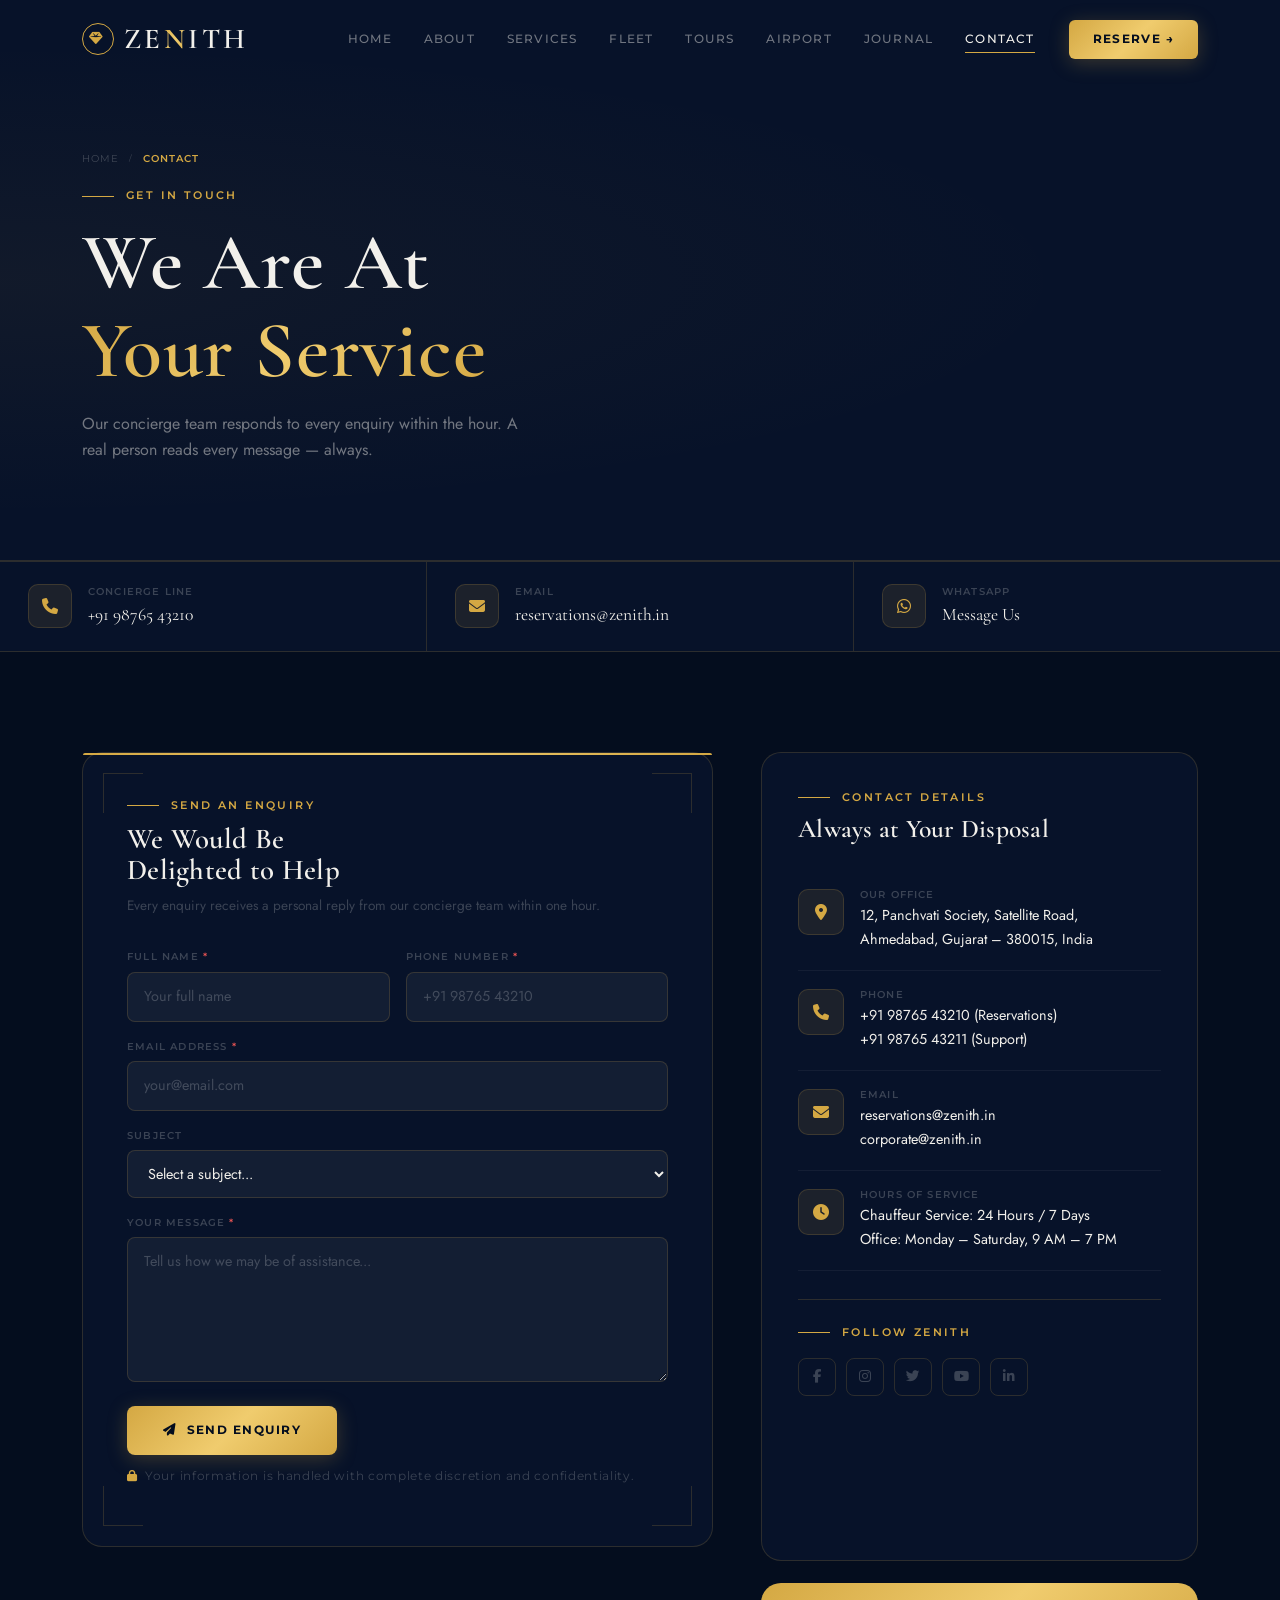
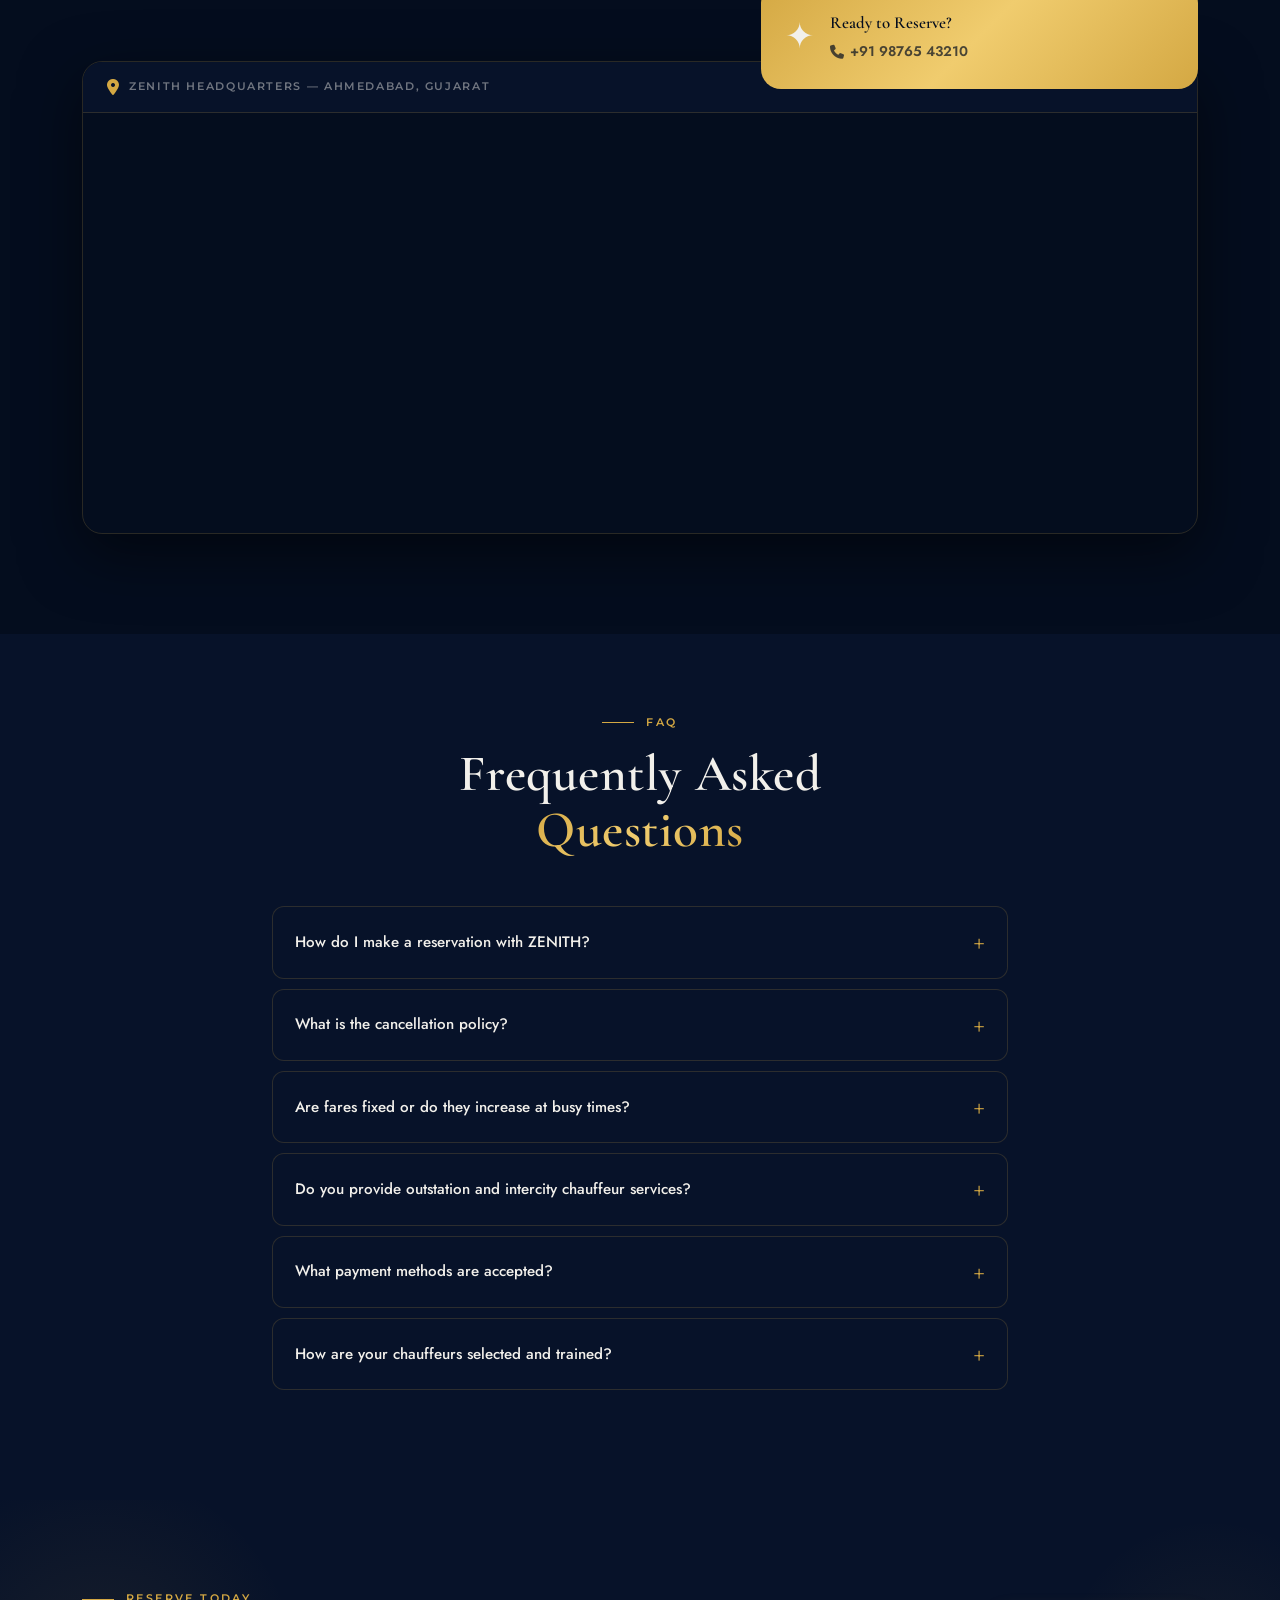
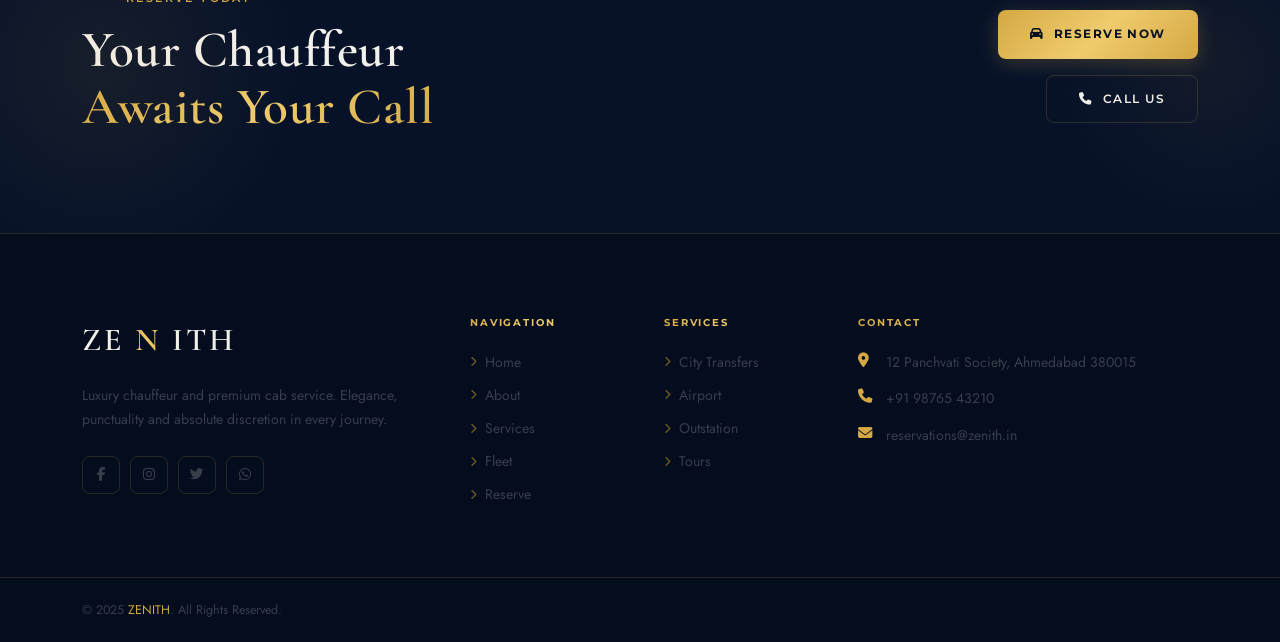
<file: contact.html>
<!DOCTYPE html><html lang="en"><head><meta charset="UTF-8"><meta name="viewport" content="width=device-width,initial-scale=1.0"><link href="https://cdn.jsdelivr.net/npm/bootstrap@5.3.3/dist/css/bootstrap.min.css" rel="stylesheet"><link href="https://cdnjs.cloudflare.com/ajax/libs/font-awesome/6.5.0/css/all.min.css" rel="stylesheet"><link href="https://fonts.googleapis.com/css2?family=Cormorant+Garamond:wght@400;500;600;700&family=Montserrat:wght@300;400;500;600;700;800&family=Jost:wght@300;400;500;600&display=swap" rel="stylesheet"><link href="css/style.css" rel="stylesheet"></head><body><div id="preloader"><div class="pre-crest"><i class="fas fa-car-side"></i></div><div class="pre-brand">ZE<span>N</span>ITH</div><div class="pre-bar"><div class="pre-bar-fill"></div></div></div><title>Contact | ZENITH Luxury Chauffeur</title>
<nav class="navbar-z">
  <div class="container"><div class="nav-container">
    <a href="index.html" class="nav-brand-z"><div class="crest"><i class="fas fa-gem"></i></div><div class="brand-name">ZE<span>N</span>ITH</div></a>
    <div class="nav-links-z">
      <a href="index.html" class="nav-link-z">Home</a><a href="about.html" class="nav-link-z">About</a>
      <a href="services.html" class="nav-link-z">Services</a><a href="fleet.html" class="nav-link-z">Fleet</a>
      <a href="tours.html" class="nav-link-z">Tours</a><a href="airport.html" class="nav-link-z">Airport</a>
      <a href="blog.html" class="nav-link-z">Journal</a><a href="contact.html" class="nav-link-z">Contact</a>
      <a href="booking.html" class="nav-btn-z ms-3">Reserve &rarr;</a>
    </div>
    <button class="nav-toggle-z"><span></span><span></span><span></span></button>
  </div></div>
  <div class="container"><nav class="mobile-nav-z">
    <a href="index.html">Home</a><a href="about.html">About</a><a href="services.html">Services</a>
    <a href="fleet.html">Fleet</a><a href="tours.html">Tours</a><a href="airport.html">Airport</a>
    <a href="blog.html">Journal</a><a href="contact.html">Contact</a><a href="booking.html">Reserve &rarr;</a>
  </nav></div>
</nav>

<section class="page-hero-z"><div class="container position-relative" style="z-index:2"><div class="breadcrumb-z"><a href="index.html">Home</a><span class="sep">/</span><span class="cur">Contact</span></div><div class="eyebrow">Get in Touch</div><h1 class="section-title" style="font-size:clamp(2.8rem,7vw,5rem)">We Are At<br><span class="accent">Your Service</span></h1><p style="color:var(--muted);max-width:460px;margin-top:16px">Our concierge team responds to every enquiry within the hour. A real person reads every message — always.</p></div></section>

<!-- QUICK CONTACT STRIP -->
<div style="background:var(--navy2);border-top:1px solid var(--card-border);border-bottom:1px solid var(--card-border)">
  <div class="container-fluid px-0">
    <div style="display:flex;flex-wrap:wrap">
      <a href="tel:+919876543210" style="flex:1;min-width:220px;display:flex;align-items:center;gap:16px;padding:22px 28px;text-decoration:none;border-right:1px solid var(--card-border);transition:var(--transition)" onmouseover="this.style.background='var(--gold-dim)'" onmouseout="this.style.background='transparent'">
        <div style="width:44px;height:44px;background:var(--gold-dim);border:1px solid var(--card-border);border-radius:10px;display:flex;align-items:center;justify-content:center;flex-shrink:0"><i class="fas fa-phone" style="color:var(--gold)"></i></div>
        <div><div style="font-family:var(--font-head);font-size:.6rem;font-weight:600;letter-spacing:.12em;text-transform:uppercase;color:var(--muted2)">Concierge Line</div><div style="font-family:var(--font-serif);font-size:1.1rem;color:var(--white)">+91 98765 43210</div></div>
      </a>
      <a href="mailto:reservations@zenith.in" style="flex:1;min-width:220px;display:flex;align-items:center;gap:16px;padding:22px 28px;text-decoration:none;border-right:1px solid var(--card-border);transition:var(--transition)" onmouseover="this.style.background='var(--gold-dim)'" onmouseout="this.style.background='transparent'">
        <div style="width:44px;height:44px;background:var(--gold-dim);border:1px solid var(--card-border);border-radius:10px;display:flex;align-items:center;justify-content:center;flex-shrink:0"><i class="fas fa-envelope" style="color:var(--gold)"></i></div>
        <div><div style="font-family:var(--font-head);font-size:.6rem;font-weight:600;letter-spacing:.12em;text-transform:uppercase;color:var(--muted2)">Email</div><div style="font-family:var(--font-serif);font-size:1.1rem;color:var(--white)">reservations@zenith.in</div></div>
      </a>
      <a href="https://wa.me/919876543210" target="_blank" style="flex:1;min-width:220px;display:flex;align-items:center;gap:16px;padding:22px 28px;text-decoration:none;transition:var(--transition)" onmouseover="this.style.background='var(--gold-dim)'" onmouseout="this.style.background='transparent'">
        <div style="width:44px;height:44px;background:var(--gold-dim);border:1px solid var(--card-border);border-radius:10px;display:flex;align-items:center;justify-content:center;flex-shrink:0"><i class="fab fa-whatsapp" style="color:var(--gold)"></i></div>
        <div><div style="font-family:var(--font-head);font-size:.6rem;font-weight:600;letter-spacing:.12em;text-transform:uppercase;color:var(--muted2)">WhatsApp</div><div style="font-family:var(--font-serif);font-size:1.1rem;color:var(--white)">Message Us</div></div>
      </a>
    </div>
  </div>
</div>

<!-- FORM + INFO -->
<section>
  <div class="container">
    <div class="row g-5">

      <!-- FORM -->
      <div class="col-lg-7 reveal-left-z">
        <div style="background:var(--navy2);border:1px solid var(--card-border);border-radius:var(--radius-lg);padding:44px;position:relative">
          <div style="position:absolute;top:0;left:0;right:0;height:2px;background:var(--grad-gold);border-radius:var(--radius-lg) var(--radius-lg) 0 0"></div>
          <!-- corner ornaments -->
          <div class="corner-ornament tl"></div><div class="corner-ornament tr"></div>
          <div class="corner-ornament bl"></div><div class="corner-ornament br"></div>

          <div class="eyebrow mb-2">Send an Enquiry</div>
          <h2 style="font-family:var(--font-serif);font-size:1.8rem;color:var(--white);margin-bottom:8px">We Would Be<br><span class="accent">Delighted to Help</span></h2>
          <p style="color:var(--muted2);font-size:.85rem;margin-bottom:32px">Every enquiry receives a personal reply from our concierge team within one hour.</p>

          <div id="contactSuccess" style="display:none;background:var(--gold-dim);border:1px solid var(--card-border);border-radius:var(--radius);padding:18px;margin-bottom:24px;text-align:center">
            <i class="fas fa-gem" style="color:var(--gold);font-size:1.3rem;margin-bottom:8px;display:block"></i>
            <strong style="color:var(--white)">Message Received — Thank You.</strong><br>
            <span style="font-size:.85rem;color:var(--muted2)">Our concierge will respond within the hour.</span>
          </div>

          <form id="contactForm" novalidate>
            <div class="row g-3">
              <div class="col-sm-6">
                <label class="label-z">Full Name <span style="color:#E55353">*</span></label>
                <input type="text" name="name" class="input-z" placeholder="Your full name" required>
                <div class="err-msg-z">Your name is required.</div>
              </div>
              <div class="col-sm-6">
                <label class="label-z">Phone Number <span style="color:#E55353">*</span></label>
                <input type="tel" name="phone" class="input-z" placeholder="+91 98765 43210" required>
                <div class="err-msg-z">A valid phone number is required.</div>
              </div>
              <div class="col-12">
                <label class="label-z">Email Address <span style="color:#E55353">*</span></label>
                <input type="email" name="email" class="input-z" placeholder="your@email.com" required>
                <div class="err-msg-z">A valid email address is required.</div>
              </div>
              <div class="col-12">
                <label class="label-z">Subject</label>
                <select name="subject" class="input-z">
                  <option value="">Select a subject...</option>
                  <option>Reservation Enquiry</option>
                  <option>Airport Transfer</option>
                  <option>Corporate Account</option>
                  <option>Tour Package</option>
                  <option>Feedback</option>
                  <option>Chauffeur Partnership</option>
                  <option>Other</option>
                </select>
              </div>
              <div class="col-12">
                <label class="label-z">Your Message <span style="color:#E55353">*</span></label>
                <textarea name="message" class="input-z" rows="5" placeholder="Tell us how we may be of assistance..." style="height:auto;resize:vertical" required></textarea>
                <div class="err-msg-z">A message is required.</div>
              </div>
              <div class="col-12">
                <button type="submit" class="btn-gold" style="padding:14px 36px"><i class="fas fa-paper-plane"></i> Send Enquiry</button>
                <p style="font-size:.72rem;color:var(--muted2);margin-top:12px;font-family:var(--font-head);letter-spacing:.06em"><i class="fas fa-lock" style="color:var(--gold)"></i> &nbsp;Your information is handled with complete discretion and confidentiality.</p>
              </div>
            </div>
          </form>
        </div>
      </div>

      <!-- INFO PANEL -->
      <div class="col-lg-5 reveal-z d2">
        <div class="contact-info-z">
          <div class="eyebrow mb-2">Contact Details</div>
          <h3 style="font-family:var(--font-serif);font-size:1.6rem;color:var(--white);margin-bottom:28px">Always at Your <span class="accent">Disposal</span></h3>

          <div class="contact-item-z">
            <div class="contact-icon-z"><i class="fas fa-map-marker-alt"></i></div>
            <div><h6>Our Office</h6><p>12, Panchvati Society, Satellite Road,<br>Ahmedabad, Gujarat – 380015, India</p></div>
          </div>
          <div class="contact-item-z">
            <div class="contact-icon-z"><i class="fas fa-phone"></i></div>
            <div><h6>Phone</h6>
              <p><a href="tel:+919876543210">+91 98765 43210</a> (Reservations)<br><a href="tel:+919876543211">+91 98765 43211</a> (Support)</p>
            </div>
          </div>
          <div class="contact-item-z">
            <div class="contact-icon-z"><i class="fas fa-envelope"></i></div>
            <div><h6>Email</h6>
              <p><a href="mailto:reservations@zenith.in">reservations@zenith.in</a><br><a href="mailto:corporate@zenith.in">corporate@zenith.in</a></p>
            </div>
          </div>
          <div class="contact-item-z">
            <div class="contact-icon-z"><i class="fas fa-clock"></i></div>
            <div><h6>Hours of Service</h6>
              <p>Chauffeur Service: 24 Hours / 7 Days<br>Office: Monday – Saturday, 9 AM – 7 PM</p>
            </div>
          </div>

          <div style="margin-top:28px;padding-top:24px;border-top:1px solid var(--card-border)">
            <div class="eyebrow mb-3">Follow ZENITH</div>
            <div class="footer-socials-z">
              <a href="#" class="footer-soc-z"><i class="fab fa-facebook-f"></i></a>
              <a href="#" class="footer-soc-z"><i class="fab fa-instagram"></i></a>
              <a href="#" class="footer-soc-z"><i class="fab fa-twitter"></i></a>
              <a href="#" class="footer-soc-z"><i class="fab fa-youtube"></i></a>
              <a href="#" class="footer-soc-z"><i class="fab fa-linkedin-in"></i></a>
            </div>
          </div>
        </div>

        <div style="background:var(--grad-gold);border-radius:var(--radius-lg);padding:24px;margin-top:22px;display:flex;align-items:center;gap:16px">
          <div style="font-size:2.2rem">✦</div>
          <div>
            <div style="font-family:var(--font-serif);font-size:1.05rem;font-weight:600;color:var(--navy);margin-bottom:4px">Ready to Reserve?</div>
            <a href="tel:+919876543210" style="font-size:.875rem;color:rgba(4,13,30,.7);font-weight:600;text-decoration:none;display:flex;align-items:center;gap:6px"><i class="fas fa-phone"></i> +91 98765 43210</a>
          </div>
        </div>
      </div>
    </div>
  </div>
</section>

<!-- MAP -->
<section style="padding:0 0 100px">
  <div class="container">
    <div style="border:1px solid var(--card-border);border-radius:var(--radius-lg);overflow:hidden;box-shadow:var(--shadow-lg)">
      <div style="background:var(--navy2);padding:16px 24px;border-bottom:1px solid var(--card-border);display:flex;align-items:center;gap:10px">
        <i class="fas fa-map-marker-alt" style="color:var(--gold)"></i>
        <span style="font-family:var(--font-head);font-size:.68rem;font-weight:600;letter-spacing:.15em;text-transform:uppercase;color:var(--muted)">ZENITH Headquarters — Ahmedabad, Gujarat</span>
      </div>
      <iframe src="https://www.google.com/maps/embed?pb=!1m18!1m12!1m3!1d3671.8975283370626!2d72.52695631496286!3d23.02764498493247!2m3!1f0!2f0!3f0!3m2!1i1024!2i768!4f13.1!3m3!1m2!1s0x395e84f87db29745%3A0xa73acc41d12f0ba3!2sSatellite%2C%20Ahmedabad%2C%20Gujarat!5e0!3m2!1sen!2sin!4v1620000000000!5m2!1sen!2sin" width="100%" height="420" style="border:0;display:block;filter:invert(90%) hue-rotate(200deg) saturate(0.4)" allowfullscreen loading="lazy" title="ZENITH Location"></iframe>
    </div>
  </div>
</section>

<!-- FAQ -->
<section class="section-dark" style="padding-top:80px">
  <div class="container">
    <div class="text-center mb-5"><div class="eyebrow" style="justify-content:center">FAQ</div><h2 class="section-title">Frequently Asked<br><span class="accent">Questions</span></h2></div>
    <div class="row justify-content-center">
      <div class="col-lg-8">
        <div class="faq-z"><button class="faq-q-z">How do I make a reservation with ZENITH?<span class="faq-plus">+</span></button><div class="faq-a-z">Reservations can be made online via our website, by telephoning our concierge line on +91 98765 43210, or by messaging us on WhatsApp. All reservations are confirmed within 15 minutes.</div></div>
        <div class="faq-z"><button class="faq-q-z">What is the cancellation policy?<span class="faq-plus">+</span></button><div class="faq-a-z">We offer complimentary cancellation up to 2 hours before your scheduled collection. Cancellations within 2 hours may incur a nominal fee of &#8377;100–200 depending on vehicle class.</div></div>
        <div class="faq-z"><button class="faq-q-z">Are fares fixed or do they increase at busy times?<span class="faq-plus">+</span></button><div class="faq-a-z">All ZENITH fares are fixed at the time of reservation and guaranteed in full. There is no surge pricing under any circumstances. Night journey supplements (10 PM – 6 AM) are disclosed in advance.</div></div>
        <div class="faq-z"><button class="faq-q-z">Do you provide outstation and intercity chauffeur services?<span class="faq-plus">+</span></button><div class="faq-a-z">Yes. We serve intercity routes across all major destinations in India, with all-inclusive pricing that covers tolls, fuel and driver accommodation. One-way and return options are available.</div></div>
        <div class="faq-z"><button class="faq-q-z">What payment methods are accepted?<span class="faq-plus">+</span></button><div class="faq-a-z">We accept cash, all major UPI platforms (Google Pay, PhonePe, Paytm), credit and debit cards and net banking. Corporate accounts receive monthly consolidated invoices.</div></div>
        <div class="faq-z"><button class="faq-q-z">How are your chauffeurs selected and trained?<span class="faq-plus">+</span></button><div class="faq-a-z">Every ZENITH chauffeur undergoes a rigorous background verification, holds a valid commercial driving licence and completes our in-house training programme covering hospitality, safety protocols and local knowledge. Performance is reviewed quarterly.</div></div>
      </div>
    </div>
  </div>
</section>

<section class="cta-section-z"><div class="container"><div class="row align-items-center g-4">
  <div class="col-lg-8"><div class="eyebrow">Reserve Today</div><h2 class="section-title">Your Chauffeur<br><span class="accent">Awaits Your Call</span></h2></div>
  <div class="col-lg-4 d-flex gap-3 justify-content-lg-end flex-wrap">
    <a href="booking.html" class="btn-gold"><i class="fas fa-car"></i> Reserve Now</a>
    <a href="tel:+919876543210" class="btn-outline-z"><i class="fas fa-phone"></i> Call Us</a>
  </div>
</div></div></section>

<footer class="footer-z"><div class="container"><div class="row g-5">
  <div class="col-lg-4 col-md-6"><a href="index.html" class="footer-brand-z">ZE<span>N</span>ITH</a><p class="footer-desc-z">Luxury chauffeur and premium cab service. Elegance, punctuality and absolute discretion in every journey.</p><div class="footer-socials-z"><a href="#" class="footer-soc-z"><i class="fab fa-facebook-f"></i></a><a href="#" class="footer-soc-z"><i class="fab fa-instagram"></i></a><a href="#" class="footer-soc-z"><i class="fab fa-twitter"></i></a><a href="#" class="footer-soc-z"><i class="fab fa-whatsapp"></i></a></div></div>
  <div class="col-lg-2 col-6"><span class="footer-heading-z">Navigation</span><ul class="footer-links-z"><li><a href="index.html"><i class="fas fa-chevron-right"></i> Home</a></li><li><a href="about.html"><i class="fas fa-chevron-right"></i> About</a></li><li><a href="services.html"><i class="fas fa-chevron-right"></i> Services</a></li><li><a href="fleet.html"><i class="fas fa-chevron-right"></i> Fleet</a></li><li><a href="booking.html"><i class="fas fa-chevron-right"></i> Reserve</a></li></ul></div>
  <div class="col-lg-2 col-6"><span class="footer-heading-z">Services</span><ul class="footer-links-z"><li><a href="services.html"><i class="fas fa-chevron-right"></i> City Transfers</a></li><li><a href="airport.html"><i class="fas fa-chevron-right"></i> Airport</a></li><li><a href="services.html"><i class="fas fa-chevron-right"></i> Outstation</a></li><li><a href="tours.html"><i class="fas fa-chevron-right"></i> Tours</a></li></ul></div>
  <div class="col-lg-4 col-md-6"><span class="footer-heading-z">Contact</span><div class="footer-contact-z"><i class="fas fa-map-marker-alt"></i><span>12 Panchvati Society, Ahmedabad 380015</span></div><div class="footer-contact-z"><i class="fas fa-phone"></i><span><a href="tel:+919876543210">+91 98765 43210</a></span></div><div class="footer-contact-z"><i class="fas fa-envelope"></i><span>reservations@zenith.in</span></div></div>
</div></div>
<div class="footer-bottom-z"><div class="container"><p>&copy; 2025 <a href="index.html">ZENITH</a>. All Rights Reserved.</p></div></div>
</footer>
<button id="btt-z" aria-label="Top"><i class="fas fa-chevron-up"></i></button>
<script src="https://cdn.jsdelivr.net/npm/bootstrap@5.3.3/dist/js/bootstrap.bundle.min.js"></script>
<script src="js/main.js"></script></body></html>
</file>
<file: css/style.css>
/* =====================================================
   ZENITH — Luxury Chauffeur Service
   Dark Navy + Gold Design System
   ===================================================== */

@import url('https://fonts.googleapis.com/css2?family=Cormorant+Garamond:wght@400;500;600;700&family=Montserrat:wght@300;400;500;600;700;800&family=Jost:wght@300;400;500;600&display=swap');

:root {
  --navy:        #040D1E;
  --navy2:       #071229;
  --navy3:       #0C1A3A;
  --card:        rgba(255,255,255,0.04);
  --card-border: rgba(212,168,67,0.18);
  --gold:        #D4A843;
  --gold2:       #F0CC6E;
  --gold3:       #B8922A;
  --gold-dim:    rgba(212,168,67,0.1);
  --gold-glow:   rgba(212,168,67,0.25);
  --white:       #F2F0EB;
  --muted:       rgba(242,240,235,0.45);
  --muted2:      rgba(242,240,235,0.22);
  --red:         #E55353;
  --green:       #4CAF88;

  --font-serif: 'Cormorant Garamond', Georgia, serif;
  --font-head:  'Montserrat', sans-serif;
  --font-body:  'Jost', sans-serif;

  --grad-gold:    linear-gradient(135deg, #D4A843 0%, #F0CC6E 50%, #D4A843 100%);
  --grad-dark:    linear-gradient(135deg, #071229 0%, #0C1A3A 100%);
  --grad-card:    linear-gradient(135deg, rgba(255,255,255,0.06) 0%, rgba(255,255,255,0.02) 100%);

  --glow-gold: 0 0 30px rgba(212,168,67,0.3), 0 0 60px rgba(212,168,67,0.1);
  --shadow:    0 8px 32px rgba(0,0,0,0.4);
  --shadow-lg: 0 20px 60px rgba(0,0,0,0.5);

  --radius: 12px;
  --radius-lg: 20px;
  --transition: all 0.35s cubic-bezier(0.4,0,0.2,1);
}

*,*::before,*::after{box-sizing:border-box;margin:0;padding:0}
html{scroll-behavior:smooth;font-size:16px}
body{font-family:var(--font-body);background:var(--navy);color:var(--white);overflow-x:hidden;line-height:1.65}

/* Scrollbar */
::-webkit-scrollbar{width:5px}
::-webkit-scrollbar-track{background:var(--navy2)}
::-webkit-scrollbar-thumb{background:var(--gold3);border-radius:3px}

/* Selection */
::selection{background:var(--gold);color:var(--navy)}

/* ============================
   TYPOGRAPHY
   ============================ */
h1,h2,h3,h4{font-family:var(--font-serif);font-weight:600;line-height:1.1;letter-spacing:0.01em}
.gold-text{background:var(--grad-gold);-webkit-background-clip:text;-webkit-text-fill-color:transparent;background-clip:text}
.eyebrow{font-family:var(--font-head);font-size:.68rem;font-weight:600;letter-spacing:.22em;text-transform:uppercase;color:var(--gold);display:flex;align-items:center;gap:12px;margin-bottom:14px}
.eyebrow::before{content:'';width:32px;height:1px;background:var(--gold);display:inline-block}
.section-title{font-size:clamp(2rem,4.5vw,3.2rem);color:var(--white)}
.section-title .accent{background:var(--grad-gold);-webkit-background-clip:text;-webkit-text-fill-color:transparent;background-clip:text}

/* ============================
   PRELOADER
   ============================ */
#preloader{position:fixed;inset:0;background:var(--navy);z-index:9999;display:flex;flex-direction:column;align-items:center;justify-content:center;gap:24px;transition:opacity .6s ease,visibility .6s ease}
#preloader.out{opacity:0;visibility:hidden}
.pre-crest{width:72px;height:72px;border:1px solid var(--card-border);border-radius:50%;display:flex;align-items:center;justify-content:center;animation:rotateCrest 2s linear infinite;position:relative}
.pre-crest::before{content:'';position:absolute;inset:4px;border:1px solid var(--gold-dim);border-radius:50%}
.pre-crest i{font-size:1.6rem;color:var(--gold);animation:rotateCrest 2s linear infinite reverse}
@keyframes rotateCrest{to{transform:rotate(360deg)}}
.pre-brand{font-family:var(--font-serif);font-size:2rem;font-weight:600;letter-spacing:.15em}
.pre-brand span{background:var(--grad-gold);-webkit-background-clip:text;-webkit-text-fill-color:transparent;background-clip:text}
.pre-bar{width:180px;height:1px;background:var(--card-border);overflow:hidden}
.pre-bar-fill{height:100%;background:var(--grad-gold);animation:fillBar 1.5s ease forwards}
@keyframes fillBar{from{width:0}to{width:100%}}

/* ============================
   NAVBAR
   ============================ */
.navbar-z{
  position:fixed;top:0;left:0;right:0;z-index:1000;
  padding:0 0;
  transition:var(--transition);
  border-bottom:1px solid transparent;
}
.navbar-z.scrolled{
  background:rgba(4,13,30,0.95);
  backdrop-filter:blur(20px);
  -webkit-backdrop-filter:blur(20px);
  border-bottom-color:var(--card-border);
  box-shadow:0 4px 30px rgba(0,0,0,0.3);
}
.nav-container{display:flex;align-items:center;justify-content:space-between;height:78px}
.nav-brand-z{font-family:var(--font-serif);font-size:1.8rem;font-weight:600;text-decoration:none;letter-spacing:.12em;display:flex;align-items:center;gap:10px}
.nav-brand-z .crest{width:32px;height:32px;border:1px solid var(--gold);border-radius:50%;display:flex;align-items:center;justify-content:center}
.nav-brand-z .crest i{font-size:.85rem;color:var(--gold)}
.nav-brand-z .brand-name{color:var(--white)}
.nav-brand-z .brand-name span{background:var(--grad-gold);-webkit-background-clip:text;-webkit-text-fill-color:transparent;background-clip:text}
.nav-links-z{display:flex;align-items:center;gap:4px}
.nav-link-z{font-family:var(--font-head);font-size:.75rem;font-weight:500;letter-spacing:.1em;text-transform:uppercase;color:var(--muted);text-decoration:none;padding:8px 14px;border-radius:6px;transition:var(--transition);position:relative}
.nav-link-z::after{content:'';position:absolute;bottom:4px;left:14px;right:14px;height:1px;background:var(--gold);transform:scaleX(0);transition:transform .3s ease;transform-origin:left}
.nav-link-z:hover{color:var(--white)}
.nav-link-z:hover::after,.nav-link-z.active::after{transform:scaleX(1)}
.nav-link-z.active{color:var(--white)}
.nav-btn-z{
  background:var(--grad-gold);
  color:var(--navy)!important;
  font-family:var(--font-head);
  font-size:.72rem!important;
  font-weight:700!important;
  letter-spacing:.12em!important;
  text-transform:uppercase;
  padding:10px 24px;
  border-radius:6px;
  text-decoration:none;
  transition:var(--transition);
  box-shadow:0 4px 20px var(--gold-glow);
}
.nav-btn-z::after{display:none!important}
.nav-btn-z:hover{transform:translateY(-2px);box-shadow:var(--glow-gold);color:var(--navy)!important}
.nav-toggle-z{display:none;background:none;border:1px solid var(--card-border);padding:8px 10px;border-radius:6px;cursor:pointer;flex-direction:column;gap:4px}
.nav-toggle-z span{display:block;width:20px;height:1px;background:var(--white);transition:var(--transition)}
.mobile-nav-z{display:none;background:var(--navy2);border-top:1px solid var(--card-border);padding:20px}
.mobile-nav-z.open{display:block}
.mobile-nav-z a{display:block;font-family:var(--font-head);font-size:.78rem;letter-spacing:.1em;text-transform:uppercase;color:var(--muted);text-decoration:none;padding:12px 0;border-bottom:1px solid rgba(255,255,255,0.05);transition:var(--transition)}
.mobile-nav-z a:hover,.mobile-nav-z a.active{color:var(--gold)}
.mobile-nav-z a:last-child{border-bottom:none;color:var(--gold);font-weight:700}

/* ============================
   HERO
   ============================ */
.hero-z{
  min-height:100vh;
  background:var(--navy);
  position:relative;
  display:flex;align-items:center;
  overflow:hidden;
}
.hero-bg-img{
  position:absolute;inset:0;
  background:url('https://images.unsplash.com/photo-1563720223185-11003d516935?w=1920&q=80') center/cover no-repeat;
  opacity:.12;
}
.hero-overlay{
  position:absolute;inset:0;
  background:linear-gradient(90deg, var(--navy) 45%, rgba(4,13,30,.85) 70%, rgba(4,13,30,.6) 100%);
}
/* Stars */
.stars-wrap{position:absolute;inset:0;pointer-events:none;overflow:hidden}
.star{position:absolute;width:2px;height:2px;background:var(--white);border-radius:50%;opacity:0;animation:twinkle var(--d,3s) var(--delay,0s) ease-in-out infinite}
@keyframes twinkle{0%,100%{opacity:0;transform:scale(.5)}50%{opacity:.7;transform:scale(1)}}

/* Gold diagonal line accents */
.diagonal-lines{position:absolute;right:0;top:0;bottom:0;width:45%;pointer-events:none;overflow:hidden;opacity:.06}
.diagonal-lines::before,.diagonal-lines::after{content:'';position:absolute;width:1px;height:200%;background:var(--gold);transform:rotate(-15deg)}
.diagonal-lines::before{right:20%}
.diagonal-lines::after{right:40%}

.hero-content-z{position:relative;z-index:2;padding:120px 0 80px}
.hero-badge-z{
  display:inline-flex;align-items:center;gap:10px;
  border:1px solid var(--card-border);
  background:var(--gold-dim);
  color:var(--gold2);
  font-family:var(--font-head);
  font-size:.68rem;font-weight:600;letter-spacing:.2em;text-transform:uppercase;
  padding:7px 18px;border-radius:50px;
  margin-bottom:28px;
  animation:fadeInDown .7s ease both;
}
.hero-badge-z i{font-size:.55rem}
.hero-title-z{
  font-family:var(--font-serif);
  font-size:clamp(3.5rem,8vw,7.5rem);
  font-weight:600;
  line-height:.96;
  letter-spacing:.01em;
  color:var(--white);
  margin-bottom:8px;
  animation:fadeInUp .8s ease .1s both;
}
.hero-title-z .gold-line{
  display:block;
  background:var(--grad-gold);
  -webkit-background-clip:text;-webkit-text-fill-color:transparent;background-clip:text;
}
.hero-title-z .outline-line{
  display:block;
  -webkit-text-stroke:1px rgba(255,255,255,.3);
  -webkit-text-fill-color:transparent;
}
.hero-divider{width:60px;height:1px;background:var(--grad-gold);margin:24px 0;animation:fadeInUp .8s ease .2s both}
.hero-desc-z{font-size:1.05rem;color:var(--muted);max-width:460px;line-height:1.8;margin-bottom:40px;animation:fadeInUp .8s ease .3s both}
.hero-actions-z{display:flex;gap:16px;flex-wrap:wrap;animation:fadeInUp .8s ease .4s both}
.hero-stats-z{
  display:flex;gap:0;margin-top:60px;
  border:1px solid var(--card-border);
  background:var(--card);
  backdrop-filter:blur(10px);
  border-radius:var(--radius);
  overflow:hidden;
  max-width:fit-content;
  animation:fadeInUp .8s ease .5s both;
}
.h-stat{padding:18px 28px;border-right:1px solid var(--card-border)}
.h-stat:last-child{border-right:none}
.h-stat-num{font-family:var(--font-serif);font-size:2rem;font-weight:600;background:var(--grad-gold);-webkit-background-clip:text;-webkit-text-fill-color:transparent;background-clip:text;line-height:1}
.h-stat-lbl{font-family:var(--font-head);font-size:.6rem;letter-spacing:.15em;text-transform:uppercase;color:var(--muted2);margin-top:4px}

/* Booking card floating */
.hero-booking-z{
  background:var(--grad-card);
  backdrop-filter:blur(30px);
  -webkit-backdrop-filter:blur(30px);
  border:1px solid var(--card-border);
  border-radius:var(--radius-lg);
  padding:36px;
  position:relative;
  overflow:hidden;
  animation:fadeInRight .9s ease .2s both;
}
.hero-booking-z::before{
  content:'';position:absolute;top:-40px;right:-40px;
  width:140px;height:140px;
  border:1px solid var(--card-border);border-radius:50%;
}
.hero-booking-z::after{
  content:'';position:absolute;bottom:-30px;left:-30px;
  width:100px;height:100px;
  border:1px solid var(--gold-dim);border-radius:50%;
}
.booking-title-z{
  font-family:var(--font-serif);font-size:1.4rem;font-weight:600;
  color:var(--white);margin-bottom:22px;
  display:flex;align-items:center;gap:10px;
}
.booking-title-z i{color:var(--gold);font-size:1.1rem}

/* ============================
   BUTTONS
   ============================ */
.btn-gold{
  display:inline-flex;align-items:center;gap:10px;
  background:var(--grad-gold);
  color:var(--navy);
  font-family:var(--font-head);
  font-size:.78rem;font-weight:700;letter-spacing:.12em;text-transform:uppercase;
  padding:14px 32px;border-radius:8px;
  border:none;cursor:pointer;text-decoration:none;
  transition:var(--transition);
  box-shadow:0 4px 20px var(--gold-glow);
  position:relative;overflow:hidden;
}
.btn-gold::before{content:'';position:absolute;inset:0;background:rgba(255,255,255,0);transition:var(--transition)}
.btn-gold:hover{transform:translateY(-2px);box-shadow:var(--glow-gold);color:var(--navy)}
.btn-gold:hover::before{background:rgba(255,255,255,0.1)}

.btn-outline-z{
  display:inline-flex;align-items:center;gap:10px;
  background:transparent;
  color:var(--white);
  font-family:var(--font-head);
  font-size:.78rem;font-weight:600;letter-spacing:.12em;text-transform:uppercase;
  padding:13px 32px;border-radius:8px;
  border:1px solid var(--card-border);
  cursor:pointer;text-decoration:none;
  transition:var(--transition);
}
.btn-outline-z:hover{border-color:var(--gold);color:var(--gold);background:var(--gold-dim)}

.btn-ghost{
  display:inline-flex;align-items:center;gap:8px;
  background:transparent;color:var(--gold);
  font-family:var(--font-head);font-size:.72rem;font-weight:600;
  letter-spacing:.1em;text-transform:uppercase;
  text-decoration:none;
  border-bottom:1px solid var(--gold3);
  padding-bottom:3px;
  transition:var(--transition);
}
.btn-ghost:hover{gap:14px;color:var(--gold2)}

/* ============================
   FORM CONTROLS
   ============================ */
.label-z{font-family:var(--font-head);font-size:.62rem;font-weight:600;letter-spacing:.12em;text-transform:uppercase;color:var(--muted2);display:block;margin-bottom:7px}
.input-z{
  width:100%;background:rgba(255,255,255,0.05);
  border:1px solid var(--card-border);border-radius:8px;
  padding:12px 16px;font-family:var(--font-body);font-size:.9rem;
  color:var(--white);outline:none;transition:var(--transition);
}
.input-z:focus{border-color:var(--gold);background:rgba(212,168,67,0.06);box-shadow:0 0 0 3px rgba(212,168,67,0.1)}
.input-z::placeholder{color:rgba(255,255,255,0.2)}
.input-z option{background:var(--navy2)}
.input-z.err{border-color:var(--red)}
.input-z.ok{border-color:var(--green)}
.err-msg-z{font-size:.72rem;color:var(--red);margin-top:4px;display:none}
.input-z.err ~ .err-msg-z{display:block}

/* Vehicle Cards */
.v-card-z{
  border:1px solid var(--card-border);border-radius:var(--radius);
  background:var(--card);padding:18px 12px;text-align:center;
  cursor:pointer;transition:var(--transition);
}
.v-card-z input{display:none}
.v-card-z:hover,.v-card-z.sel{background:var(--gold-dim);border-color:var(--gold)}
.v-card-z i{font-size:1.6rem;color:var(--muted);display:block;margin-bottom:8px;transition:var(--transition)}
.v-card-z:hover i,.v-card-z.sel i{color:var(--gold)}
.v-card-z span{font-family:var(--font-head);font-size:.68rem;font-weight:600;letter-spacing:.1em;text-transform:uppercase;color:var(--muted)}
.v-card-z.sel span,.v-card-z:hover span{color:var(--gold)}
.v-rate-z{font-family:var(--font-serif);font-size:1.1rem;font-weight:600;color:var(--gold);display:block;margin-top:4px}

/* ============================
   GLASS CARDS
   ============================ */
.glass-card{
  background:var(--grad-card);
  backdrop-filter:blur(20px);-webkit-backdrop-filter:blur(20px);
  border:1px solid var(--card-border);
  border-radius:var(--radius-lg);
  transition:var(--transition);
}
.glass-card:hover{border-color:rgba(212,168,67,0.35);box-shadow:0 0 40px rgba(212,168,67,0.08)}

.dark-card-z{
  background:var(--navy2);border:1px solid var(--card-border);
  border-radius:var(--radius-lg);transition:var(--transition);
}
.dark-card-z:hover{border-color:rgba(212,168,67,0.3);transform:translateY(-4px);box-shadow:var(--shadow)}

/* ============================
   SECTIONS
   ============================ */
section{padding:100px 0}
.section-sm{padding:60px 0}
.section-dark{background:var(--navy2)}
.section-darker{background:var(--navy)}

.gold-rule{width:60px;height:1px;background:var(--grad-gold);margin:16px 0}
.gold-rule.center{margin:16px auto}

/* Ornamental corner */
.corner-ornament{
  position:absolute;border:1px solid var(--card-border);
  width:40px;height:40px;pointer-events:none;
}
.corner-ornament.tl{top:20px;left:20px;border-right:none;border-bottom:none}
.corner-ornament.tr{top:20px;right:20px;border-left:none;border-bottom:none}
.corner-ornament.bl{bottom:20px;left:20px;border-right:none;border-top:none}
.corner-ornament.br{bottom:20px;right:20px;border-left:none;border-top:none}

/* ============================
   SERVICE CARDS
   ============================ */
.service-card-z{
  background:var(--grad-card);
  border:1px solid var(--card-border);
  border-radius:var(--radius-lg);
  padding:36px 28px;
  height:100%;
  position:relative;overflow:hidden;
  transition:var(--transition);
}
.service-card-z::before{
  content:'';position:absolute;top:0;left:0;right:0;height:2px;
  background:var(--grad-gold);transform:scaleX(0);transform-origin:left;
  transition:transform .4s ease;
}
.service-card-z:hover{transform:translateY(-8px);box-shadow:0 20px 40px rgba(0,0,0,.4);border-color:rgba(212,168,67,.3)}
.service-card-z:hover::before{transform:scaleX(1)}
.svc-icon-z{
  width:60px;height:60px;border-radius:12px;
  background:var(--gold-dim);border:1px solid var(--card-border);
  display:flex;align-items:center;justify-content:center;
  font-size:1.4rem;color:var(--gold);margin-bottom:20px;
  transition:var(--transition);
}
.service-card-z:hover .svc-icon-z{background:var(--gold);color:var(--navy);transform:scale(1.08) rotate(5deg)}
.service-card-z h4{font-family:var(--font-serif);font-size:1.4rem;font-weight:600;color:var(--white);margin-bottom:12px}
.service-card-z p{font-size:.88rem;color:var(--muted);line-height:1.75}
.svc-link-z{display:inline-flex;align-items:center;gap:6px;color:var(--gold);font-family:var(--font-head);font-size:.68rem;font-weight:600;letter-spacing:.1em;text-transform:uppercase;text-decoration:none;margin-top:18px;transition:var(--transition)}
.svc-link-z:hover{gap:10px;color:var(--gold2)}

/* ============================
   FLEET
   ============================ */
.fleet-card-z{
  background:var(--navy2);border:1px solid var(--card-border);
  border-radius:var(--radius-lg);overflow:hidden;transition:var(--transition);height:100%;
}
.fleet-card-z:hover{border-color:rgba(212,168,67,.3);transform:translateY(-6px);box-shadow:var(--shadow)}
.fleet-img-z{width:100%;height:220px;object-fit:cover;display:block;transition:transform .5s ease}
.fleet-card-z:hover .fleet-img-z{transform:scale(1.04)}
.fleet-img-wrap-z{overflow:hidden;position:relative;border-bottom:1px solid var(--card-border)}
.fleet-badge-z{
  position:absolute;top:14px;left:14px;
  background:rgba(4,13,30,.85);backdrop-filter:blur(8px);
  border:1px solid var(--card-border);
  color:var(--gold);font-family:var(--font-head);font-size:.6rem;
  font-weight:600;letter-spacing:.12em;text-transform:uppercase;
  padding:4px 12px;border-radius:50px;
}
.fleet-body-z{padding:22px}
.fleet-body-z h4{font-family:var(--font-serif);font-size:1.35rem;font-weight:600;color:var(--white);margin-bottom:8px}
.fleet-specs-z{display:flex;flex-wrap:wrap;gap:8px;margin:12px 0}
.fleet-spec-z{
  display:flex;align-items:center;gap:5px;
  font-family:var(--font-head);font-size:.62rem;font-weight:500;letter-spacing:.06em;text-transform:uppercase;
  color:var(--muted2);background:rgba(255,255,255,.04);
  border:1px solid var(--card-border);padding:4px 10px;border-radius:50px;
}
.fleet-spec-z i{color:var(--gold);font-size:.58rem}
.fleet-price-z{font-family:var(--font-serif);font-size:1.7rem;font-weight:600;background:var(--grad-gold);-webkit-background-clip:text;-webkit-text-fill-color:transparent;background-clip:text}
.fleet-price-z small{font-family:var(--font-body);font-size:.78rem;-webkit-text-fill-color:var(--muted);color:var(--muted)}
.fleet-foot-z{display:flex;justify-content:space-between;align-items:center;padding:16px 22px;border-top:1px solid var(--card-border);background:rgba(255,255,255,.02)}

/* ============================
   TOUR CARDS
   ============================ */
.tour-card-z{
  background:var(--navy2);border:1px solid var(--card-border);
  border-radius:var(--radius-lg);overflow:hidden;transition:var(--transition);
  height:100%;display:flex;flex-direction:column;
}
.tour-card-z:hover{border-color:rgba(212,168,67,.3);transform:translateY(-6px);box-shadow:var(--shadow)}
.tour-img-wrap-z{position:relative;overflow:hidden;border-bottom:1px solid var(--card-border)}
.tour-img-z{width:100%;height:220px;object-fit:cover;display:block;transition:transform .5s ease}
.tour-card-z:hover .tour-img-z{transform:scale(1.06)}
.tour-img-overlay{position:absolute;inset:0;background:linear-gradient(to top,rgba(4,13,30,.7) 0%,transparent 50%)}
.tour-days-z{
  position:absolute;bottom:12px;left:12px;
  background:rgba(212,168,67,.15);backdrop-filter:blur(8px);
  border:1px solid var(--card-border);
  color:var(--gold);font-family:var(--font-head);font-size:.62rem;font-weight:600;
  letter-spacing:.1em;text-transform:uppercase;padding:5px 12px;border-radius:50px;
  display:flex;align-items:center;gap:6px;
}
.tour-body-z{padding:22px;flex:1}
.tour-dest-z{font-family:var(--font-head);font-size:.62rem;font-weight:600;letter-spacing:.15em;text-transform:uppercase;color:var(--gold);margin-bottom:8px}
.tour-body-z h4{font-family:var(--font-serif);font-size:1.2rem;font-weight:600;color:var(--white);margin-bottom:10px}
.tour-body-z p{font-size:.85rem;color:var(--muted);line-height:1.7;margin-bottom:16px}
.tour-foot-z{padding:16px 22px;border-top:1px solid var(--card-border);background:rgba(255,255,255,.02);display:flex;justify-content:space-between;align-items:center}
.tour-price-z{font-family:var(--font-serif);font-size:1.4rem;font-weight:600;background:var(--grad-gold);-webkit-background-clip:text;-webkit-text-fill-color:transparent;background-clip:text}

/* ============================
   TESTIMONIALS
   ============================ */
.testi-z{
  background:var(--grad-card);border:1px solid var(--card-border);
  border-radius:var(--radius-lg);padding:32px;height:100%;
  transition:var(--transition);position:relative;overflow:hidden;
}
.testi-z:hover{border-color:rgba(212,168,67,.3);box-shadow:0 0 30px rgba(212,168,67,.06)}
.testi-z::before{
  content:'\201C';
  font-family:Georgia,serif;font-size:6rem;color:var(--gold);
  position:absolute;top:12px;right:24px;line-height:1;opacity:.2;
}
.star-row{color:var(--gold);font-size:.85rem;letter-spacing:3px;margin-bottom:14px}
.testi-text-z{font-size:.93rem;color:var(--muted);line-height:1.8;font-style:italic;margin-bottom:22px}
.testi-author-z{display:flex;align-items:center;gap:12px}
.testi-avatar-z{width:46px;height:46px;border-radius:50%;object-fit:cover;border:1px solid var(--gold3)}
.testi-name-z{font-family:var(--font-serif);font-size:1rem;font-weight:600;color:var(--white);display:block}
.testi-role-z{font-family:var(--font-head);font-size:.6rem;letter-spacing:.1em;text-transform:uppercase;color:var(--muted2)}

/* ============================
   BLOG CARDS
   ============================ */
.blog-card-z{
  background:var(--navy2);border:1px solid var(--card-border);
  border-radius:var(--radius-lg);overflow:hidden;transition:var(--transition);height:100%;
}
.blog-card-z:hover{border-color:rgba(212,168,67,.25);transform:translateY(-5px);box-shadow:var(--shadow)}
.blog-img-wrap-z{overflow:hidden;border-bottom:1px solid var(--card-border);position:relative}
.blog-img-z{width:100%;height:210px;object-fit:cover;transition:transform .5s ease;display:block}
.blog-card-z:hover .blog-img-z{transform:scale(1.05)}
.blog-cat-z{
  position:absolute;top:14px;right:14px;
  background:rgba(212,168,67,.15);backdrop-filter:blur(8px);
  border:1px solid var(--gold3);color:var(--gold);
  font-family:var(--font-head);font-size:.6rem;font-weight:600;letter-spacing:.1em;text-transform:uppercase;
  padding:4px 12px;border-radius:50px;
}
.blog-body-z{padding:22px}
.blog-meta-z{display:flex;gap:14px;flex-wrap:wrap;font-family:var(--font-head);font-size:.6rem;letter-spacing:.08em;text-transform:uppercase;color:var(--muted2);margin-bottom:12px}
.blog-meta-z i{color:var(--gold)}
.blog-body-z h4{font-family:var(--font-serif);font-size:1.1rem;font-weight:600;color:var(--white);margin-bottom:10px;line-height:1.4;transition:var(--transition)}
.blog-card-z:hover .blog-body-z h4{background:var(--grad-gold);-webkit-background-clip:text;-webkit-text-fill-color:transparent;background-clip:text}
.blog-body-z p{font-size:.85rem;color:var(--muted);line-height:1.7;margin-bottom:16px}

/* ============================
   PRICING
   ============================ */
.price-card-z{
  border:1px solid var(--card-border);border-radius:var(--radius-lg);
  overflow:hidden;transition:var(--transition);
}
.price-card-z:hover{border-color:rgba(212,168,67,.35);transform:translateY(-6px);box-shadow:var(--shadow)}
.price-card-z.featured{border-color:var(--gold3);box-shadow:0 0 40px rgba(212,168,67,.12)}
.price-head-z{padding:28px;background:var(--navy2);border-bottom:1px solid var(--card-border);text-align:center}
.price-card-z.featured .price-head-z{background:var(--grad-gold)}
.price-head-z h4{font-family:var(--font-serif);font-size:1.25rem;font-weight:600;color:var(--white);margin-bottom:4px}
.price-card-z.featured .price-head-z h4{color:var(--navy)}
.price-amt-z{font-family:var(--font-serif);font-size:3.5rem;font-weight:600;background:var(--grad-gold);-webkit-background-clip:text;-webkit-text-fill-color:transparent;background-clip:text;line-height:1;margin:12px 0 4px}
.price-card-z.featured .price-amt-z{background:var(--navy);-webkit-background-clip:text;background-clip:text}
.price-body-z{background:var(--navy3);padding:24px}
.price-feat-z{display:flex;align-items:center;gap:10px;padding:10px 0;border-bottom:1px solid rgba(255,255,255,.05);font-size:.88rem;color:var(--muted)}
.price-feat-z:last-child{border-bottom:none}
.price-feat-z i{color:var(--gold);width:16px}

/* ============================
   TEAM CARDS
   ============================ */
.team-card-z{
  background:var(--navy2);border:1px solid var(--card-border);
  border-radius:var(--radius-lg);overflow:hidden;transition:var(--transition);text-align:center;
}
.team-card-z:hover{border-color:rgba(212,168,67,.25);transform:translateY(-5px);box-shadow:var(--shadow)}
.team-img-wrap-z{overflow:hidden;position:relative;border-bottom:1px solid var(--card-border)}
.team-img-z{width:100%;height:260px;object-fit:cover;object-position:top;transition:transform .5s ease;display:block}
.team-card-z:hover .team-img-z{transform:scale(1.04)}
.team-body-z{padding:22px}
.team-body-z h5{font-family:var(--font-serif);font-size:1.25rem;font-weight:600;color:var(--white);margin-bottom:4px}
.team-role-z{font-family:var(--font-head);font-size:.62rem;font-weight:600;letter-spacing:.12em;text-transform:uppercase;background:var(--grad-gold);-webkit-background-clip:text;-webkit-text-fill-color:transparent;background-clip:text;margin-bottom:12px;display:block}
.team-body-z p{font-size:.83rem;color:var(--muted);line-height:1.65}
.team-socials-z{display:flex;justify-content:center;gap:10px;padding:16px 22px;border-top:1px solid var(--card-border)}
.team-soc-z{width:34px;height:34px;border-radius:8px;border:1px solid var(--card-border);display:flex;align-items:center;justify-content:center;color:var(--muted2);font-size:.82rem;text-decoration:none;transition:var(--transition)}
.team-soc-z:hover{background:var(--gold);color:var(--navy);border-color:var(--gold)}

/* ============================
   CTA SECTION
   ============================ */
.cta-section-z{
  background:var(--navy2);position:relative;overflow:hidden;
  padding:90px 0;
}
.cta-section-z::before{
  content:'';position:absolute;left:-100px;top:50%;
  transform:translateY(-50%);
  width:400px;height:400px;border-radius:50%;
  background:radial-gradient(circle,rgba(212,168,67,.08) 0%,transparent 70%);
  pointer-events:none;
}
.cta-section-z::after{
  content:'';position:absolute;right:-80px;top:50%;
  transform:translateY(-50%);
  width:300px;height:300px;border-radius:50%;
  background:radial-gradient(circle,rgba(212,168,67,.06) 0%,transparent 70%);
  pointer-events:none;
}

/* ============================
   CONTACT
   ============================ */
.contact-info-z{
  background:var(--navy2);border:1px solid var(--card-border);
  border-radius:var(--radius-lg);padding:36px;height:100%;
}
.contact-item-z{display:flex;gap:16px;padding:18px 0;border-bottom:1px solid rgba(255,255,255,.05);align-items:flex-start}
.contact-item-z:last-child{border-bottom:none}
.contact-icon-z{
  width:46px;height:46px;min-width:46px;
  background:var(--gold-dim);border:1px solid var(--card-border);
  border-radius:10px;display:flex;align-items:center;justify-content:center;
  font-size:1rem;color:var(--gold);
}
.contact-item-z h6{font-family:var(--font-head);font-size:.6rem;letter-spacing:.12em;text-transform:uppercase;color:var(--muted2);margin-bottom:4px;font-weight:600}
.contact-item-z p{color:var(--white);font-size:.9rem;margin:0}
.contact-item-z a{color:var(--white);text-decoration:none}
.contact-item-z a:hover{color:var(--gold)}

/* ============================
   SIDEBAR BLOG
   ============================ */
.sidebar-widget-z{background:var(--navy2);border:1px solid var(--card-border);border-radius:var(--radius);margin-bottom:24px;overflow:hidden}
.sidebar-head-z{padding:14px 20px;background:var(--gold-dim);border-bottom:1px solid var(--card-border);font-family:var(--font-head);font-size:.65rem;font-weight:600;letter-spacing:.15em;text-transform:uppercase;color:var(--gold)}
.sidebar-body-z{padding:18px 20px}
.rp-item{display:flex;gap:12px;padding:12px 0;border-bottom:1px solid rgba(255,255,255,.04);text-decoration:none;align-items:flex-start}
.rp-item:last-child{border-bottom:none}
.rp-item img{width:60px;height:60px;object-fit:cover;border-radius:8px;border:1px solid var(--card-border);flex-shrink:0}
.rp-title{font-size:.82rem;font-weight:600;color:var(--white);line-height:1.4;transition:var(--transition)}
.rp-item:hover .rp-title{color:var(--gold)}
.rp-date{font-family:var(--font-head);font-size:.58rem;letter-spacing:.08em;text-transform:uppercase;color:var(--muted2);margin-top:4px}
.tag-z{display:inline-block;font-family:var(--font-head);font-size:.6rem;font-weight:600;letter-spacing:.08em;text-transform:uppercase;border:1px solid var(--card-border);color:var(--muted);padding:5px 12px;border-radius:50px;margin:3px;text-decoration:none;transition:var(--transition)}
.tag-z:hover{border-color:var(--gold);color:var(--gold);background:var(--gold-dim)}

/* ============================
   STATS BAR
   ============================ */
.stats-z{background:var(--navy2);border-top:1px solid var(--card-border);border-bottom:1px solid var(--card-border);padding:0}
.stats-inner-z{display:flex}
.stat-block-z{flex:1;padding:36px 24px;text-align:center;border-right:1px solid var(--card-border);position:relative}
.stat-block-z:last-child{border-right:none}
.stat-num-z{font-family:var(--font-serif);font-size:3rem;font-weight:600;background:var(--grad-gold);-webkit-background-clip:text;-webkit-text-fill-color:transparent;background-clip:text;line-height:1}
.stat-lbl-z{font-family:var(--font-head);font-size:.6rem;letter-spacing:.15em;text-transform:uppercase;color:var(--muted2);margin-top:8px}

/* ============================
   PAGE HERO
   ============================ */
.page-hero-z{
  background:var(--navy2);padding:150px 0 80px;
  position:relative;overflow:hidden;
  border-bottom:1px solid var(--card-border);
}
.page-hero-z::before{content:'';position:absolute;inset:0;background:radial-gradient(ellipse at 0% 50%,rgba(212,168,67,.05) 0%,transparent 60%);pointer-events:none}
.breadcrumb-z{display:flex;gap:10px;align-items:center;font-family:var(--font-head);font-size:.65rem;letter-spacing:.1em;text-transform:uppercase;margin-bottom:20px}
.breadcrumb-z a{color:var(--muted2);text-decoration:none;transition:var(--transition)}
.breadcrumb-z a:hover{color:var(--gold)}
.breadcrumb-z .sep{color:var(--muted2);font-size:.5rem}
.breadcrumb-z .cur{color:var(--gold);font-weight:600}

/* ============================
   FOOTER
   ============================ */
.footer-z{background:var(--navy);border-top:1px solid var(--card-border);padding:80px 0 0}
.footer-brand-z{font-family:var(--font-serif);font-size:2rem;font-weight:600;color:var(--white);text-decoration:none;letter-spacing:.1em;display:inline-flex;align-items:center;gap:10px;margin-bottom:16px}
.footer-brand-z span{background:var(--grad-gold);-webkit-background-clip:text;-webkit-text-fill-color:transparent;background-clip:text}
.footer-desc-z{color:var(--muted2);font-size:.875rem;line-height:1.75;margin-bottom:24px}
.footer-socials-z{display:flex;gap:10px}
.footer-soc-z{width:38px;height:38px;border-radius:8px;border:1px solid var(--card-border);display:flex;align-items:center;justify-content:center;color:var(--muted2);font-size:.85rem;text-decoration:none;transition:var(--transition)}
.footer-soc-z:hover{background:var(--gold);color:var(--navy);border-color:var(--gold);transform:translateY(-2px)}
.footer-heading-z{font-family:var(--font-head);font-size:.65rem;font-weight:700;letter-spacing:.18em;text-transform:uppercase;background:var(--grad-gold);-webkit-background-clip:text;-webkit-text-fill-color:transparent;background-clip:text;margin-bottom:20px;display:block}
.footer-links-z{list-style:none;padding:0;margin:0}
.footer-links-z li{margin-bottom:10px}
.footer-links-z a{color:var(--muted2);font-size:.875rem;text-decoration:none;transition:var(--transition);display:flex;align-items:center;gap:8px}
.footer-links-z a i{font-size:.65rem;color:var(--gold3);opacity:.6;transition:var(--transition)}
.footer-links-z a:hover{color:var(--gold);padding-left:4px}
.footer-links-z a:hover i{opacity:1}
.footer-contact-z{display:flex;gap:12px;margin-bottom:14px;align-items:flex-start}
.footer-contact-z i{color:var(--gold);font-size:.9rem;margin-top:2px;min-width:16px}
.footer-contact-z span,.footer-contact-z a{color:var(--muted2);font-size:.875rem;line-height:1.6;text-decoration:none;transition:var(--transition)}
.footer-contact-z a:hover{color:var(--gold)}
.footer-bottom-z{border-top:1px solid var(--card-border);padding:22px 0;margin-top:60px}
.footer-bottom-z p{color:var(--muted2);font-size:.78rem;margin:0}
.footer-bottom-z a{color:var(--gold);text-decoration:none}

/* ============================
   BACK TO TOP
   ============================ */
#btt-z{
  position:fixed;bottom:28px;right:28px;
  width:44px;height:44px;
  background:var(--grad-gold);color:var(--navy);
  border:none;border-radius:8px;font-size:1rem;
  display:flex;align-items:center;justify-content:center;
  cursor:pointer;opacity:0;visibility:hidden;transform:translateY(8px);
  transition:var(--transition);box-shadow:0 4px 20px var(--gold-glow);z-index:990;
}
#btt-z.show{opacity:1;visibility:visible;transform:translateY(0)}
#btt-z:hover{transform:translateY(-2px);box-shadow:var(--glow-gold)}

/* ============================
   MISSION/VISION
   ============================ */
.mv-z{border:1px solid var(--card-border);border-radius:var(--radius-lg);padding:40px;height:100%;position:relative;overflow:hidden}
.mv-z.mission{background:var(--navy2)}
.mv-z.vision{background:var(--grad-gold)}
.mv-z.mission h3{font-family:var(--font-serif);font-size:1.8rem;font-weight:600;background:var(--grad-gold);-webkit-background-clip:text;-webkit-text-fill-color:transparent;background-clip:text;margin-bottom:14px}
.mv-z.vision h3{font-family:var(--font-serif);font-size:1.8rem;font-weight:600;color:var(--navy);margin-bottom:14px}
.mv-z.mission p{color:var(--muted);line-height:1.85}
.mv-z.vision p{color:rgba(4,13,30,.7);line-height:1.85}
.mv-z.mission li{color:var(--muted);font-size:.9rem;padding:8px 0;border-bottom:1px solid rgba(255,255,255,.05);display:flex;gap:10px}
.mv-z.vision li{color:rgba(4,13,30,.65);font-size:.9rem;padding:8px 0;border-bottom:1px solid rgba(0,0,0,.08);display:flex;gap:10px}
.mv-z li:last-child{border-bottom:none}
.mv-z.mission li i{color:var(--gold)}
.mv-z.vision li i{color:var(--navy)}

/* ============================
   FAQ
   ============================ */
.faq-z{border:1px solid var(--card-border);border-radius:var(--radius);background:var(--navy2);margin-bottom:10px;overflow:hidden}
.faq-q-z{width:100%;padding:18px 22px;background:none;border:none;text-align:left;cursor:pointer;font-family:var(--font-body);font-size:.95rem;font-weight:500;color:var(--white);display:flex;justify-content:space-between;align-items:center;gap:16px;transition:var(--transition)}
.faq-q-z:hover{color:var(--gold)}
.faq-plus{font-size:1.3rem;color:var(--gold);transition:var(--transition);font-weight:300;flex-shrink:0}
.faq-a-z{padding:0 22px 18px;font-size:.9rem;color:var(--muted);line-height:1.75;display:none}
.blog-content-z h2{font-family:var(--font-serif);font-size:1.65rem;color:var(--white);margin:32px 0 14px}
.blog-content-z h3{font-family:var(--font-serif);font-size:1.3rem;color:var(--white);margin:28px 0 12px}
.blog-content-z p{font-size:1rem;line-height:1.85;color:var(--muted);margin-bottom:20px}
.blog-content-z ul{margin:0 0 20px 20px}
.blog-content-z li{font-size:.95rem;line-height:1.85;color:var(--muted);margin-bottom:6px}
.blog-content-z blockquote{border-left:3px solid var(--gold);padding:16px 24px;background:var(--gold-dim);border-radius:0 var(--radius) var(--radius) 0;font-style:italic;margin:28px 0;color:var(--white)}
.blog-content-z a{color:var(--gold);text-decoration:none;border-bottom:1px solid var(--gold3)}
.blog-content-z img{border:1px solid var(--card-border);border-radius:var(--radius);margin:20px 0;width:100%;display:block}

/* ============================
   FILTER BUTTONS
   ============================ */
.filter-z{
  background:transparent;border:1px solid var(--card-border);color:var(--muted);
  font-family:var(--font-head);font-size:.65rem;font-weight:600;letter-spacing:.1em;text-transform:uppercase;
  padding:9px 20px;border-radius:50px;cursor:pointer;transition:var(--transition);
}
.filter-z.active,.filter-z:hover{background:var(--grad-gold);color:var(--navy);border-color:transparent;box-shadow:0 4px 14px var(--gold-glow)}

/* ============================
   ANIMATIONS
   ============================ */
.reveal-z{opacity:0;transform:translateY(26px);transition:opacity .7s ease,transform .7s ease}
.reveal-z.in{opacity:1;transform:translateY(0)}
.reveal-left-z{opacity:0;transform:translateX(-26px);transition:opacity .7s ease,transform .7s ease}
.reveal-left-z.in{opacity:1;transform:translateX(0)}
.d1{transition-delay:.1s}.d2{transition-delay:.18s}.d3{transition-delay:.26s}.d4{transition-delay:.34s}

@keyframes fadeInUp{from{opacity:0;transform:translateY(28px)}to{opacity:1;transform:none}}
@keyframes fadeInDown{from{opacity:0;transform:translateY(-20px)}to{opacity:1;transform:none}}
@keyframes fadeInRight{from{opacity:0;transform:translateX(28px)}to{opacity:1;transform:none}}

/* ============================
   RESPONSIVE
   ============================ */
@media(max-width:991px){
  section{padding:70px 0}
  .nav-links-z{display:none}
  .nav-toggle-z{display:flex}
  .stats-inner-z{flex-wrap:wrap}
  .stat-block-z{flex:1 1 50%;border-bottom:1px solid var(--card-border)}
  .hero-booking-z{margin-top:40px}
}
@media(max-width:768px){
  section{padding:55px 0}
  .hero-title-z{font-size:clamp(3rem,12vw,5rem)}
  .stats-inner-z{flex-direction:column}
  .stat-block-z{border-right:none}
  .hero-stats-z{flex-direction:column;width:100%}
  .h-stat{border-right:none;border-bottom:1px solid var(--card-border)}
  .h-stat:last-child{border-bottom:none}
}
@media(max-width:576px){
  .hero-actions-z{flex-direction:column}
  .btn-gold,.btn-outline-z{width:100%;justify-content:center}
  .stats-inner-z .stat-block-z{flex:1 1 100%}
}
</file>
